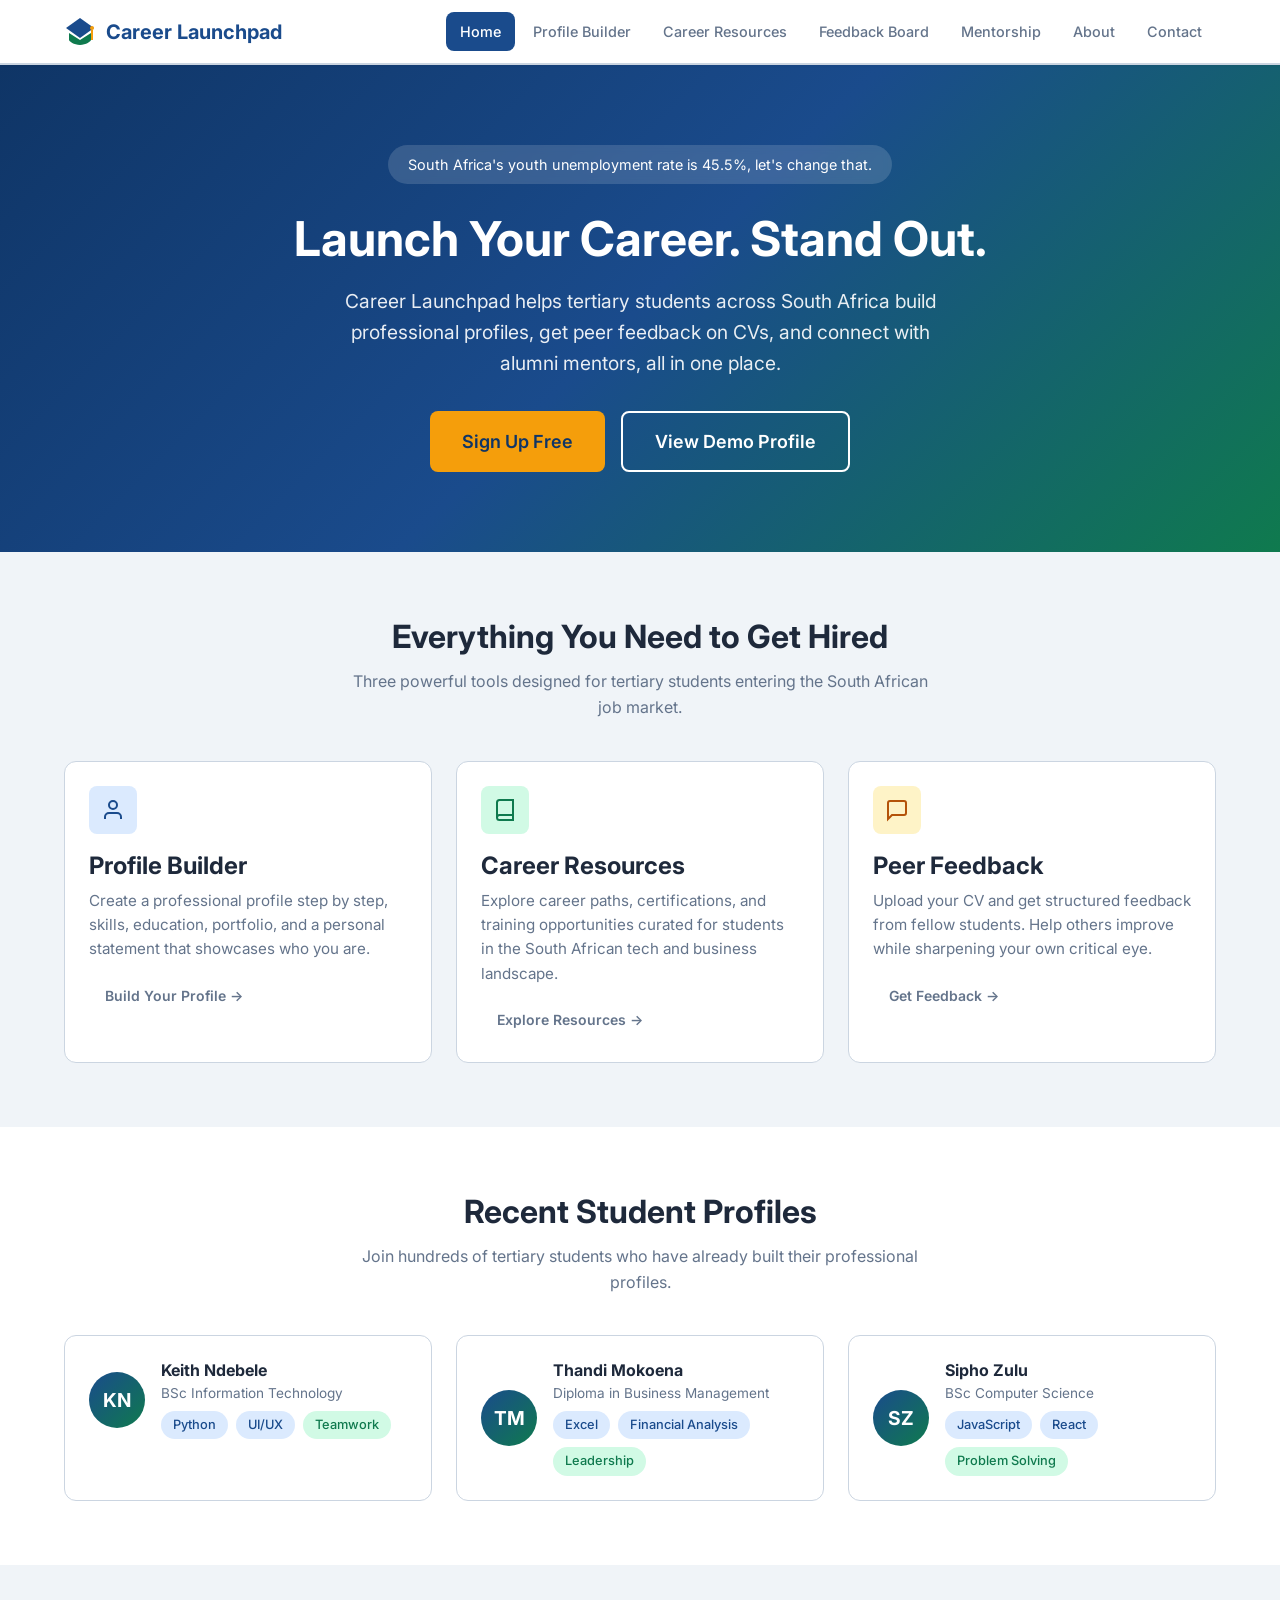
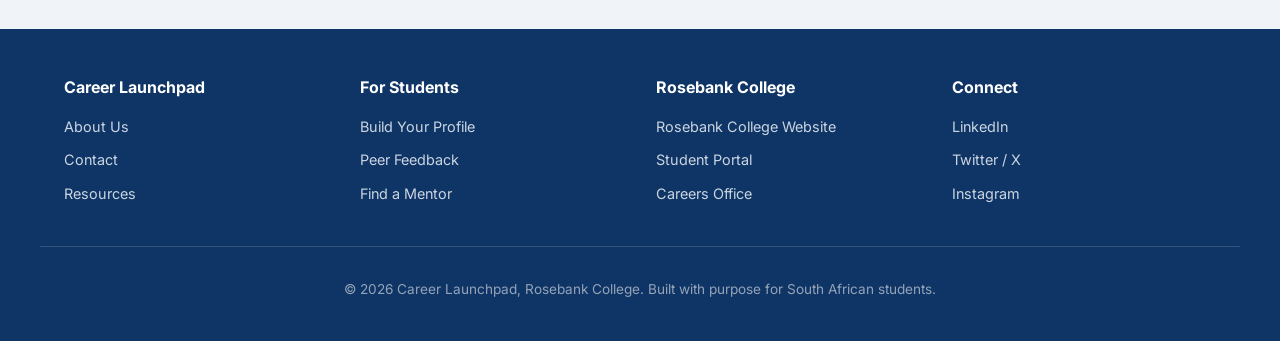
<file: index.html>
﻿<!DOCTYPE html>
<html lang="en">
<head>
  <meta charset="UTF-8">
  <meta name="viewport" content="width=device-width, initial-scale=1.0">
  <title>Career Launchpad, Launch Your Career</title>
  <link rel="stylesheet" href="styles.css">
</head>
<body>
  <a href="#main-content" class="skip-link">Skip to main content</a>

  <header class="site-header" role="banner">
    <div class="header-inner">
      <a href="index.html" class="logo" aria-label="Career Launchpad home">
        <svg viewBox="0 0 32 32" fill="none" aria-hidden="true">
          <path d="M16 2L2 12l14 10 14-10L16 2z" fill="#1a4b8c"/>
          <path d="M5 17v7c0 1 5 5 11 5s11-4 11-5v-7L16 24 5 17z" fill="#0f7a4e"/>
          <circle cx="28" cy="12" r="2" fill="#f59e0b"/>
          <line x1="28" y1="14" x2="28" y2="24" stroke="#f59e0b" stroke-width="2"/>
        </svg>
        Career Launchpad
      </a>
      <button class="nav-toggle" aria-expanded="false" aria-controls="main-nav" aria-label="Toggle navigation menu">
        <svg viewBox="0 0 24 24" fill="none" stroke="currentColor" stroke-width="2" aria-hidden="true">
          <path d="M3 6h18M3 12h18M3 18h18"/>
        </svg>
      </button>
      <nav class="main-nav" id="main-nav" aria-label="Main navigation">
        <ul>
          <li><a href="index.html" class="active" aria-current="page">Home</a></li>
          <li><a href="profile-builder.html">Profile Builder</a></li>
          <li><a href="resources.html">Career Resources</a></li>
          <li><a href="feedback-board.html">Feedback Board</a></li>
          <li><a href="mentorship.html">Mentorship</a></li>
          <li><a href="about.html">About</a></li>
          <li><a href="contact.html">Contact</a></li>
        </ul>
      </nav>
    </div>
  </header>

  <main id="main-content">
    <section class="hero" aria-labelledby="hero-heading">
      <div class="container">
        <div class="hero-stat" aria-label="Youth unemployment statistic">
          South Africa's youth unemployment rate is 45.5%, let's change that.
        </div>
        <h1 id="hero-heading">Launch Your Career. Stand Out.</h1>
        <p>Career Launchpad helps tertiary students across South Africa build professional profiles, get peer feedback on CVs, and connect with alumni mentors, all in one place.</p>
        <div class="hero-buttons">
          <a href="auth.html" class="btn btn-accent btn-lg">Sign Up Free</a>
          <a href="profile-view.html" class="btn btn-outline btn-lg" style="border-color:#fff;color:#fff;">View Demo Profile</a>
        </div>
      </div>
    </section>

    <section class="section" aria-labelledby="features-heading">
      <div class="container">
        <h2 id="features-heading" class="section-title">Everything You Need to Get Hired</h2>
        <p class="section-subtitle">Three powerful tools designed for tertiary students entering the South African job market.</p>
        <div class="grid-3">
          <article class="card">
            <div class="card-body">
              <div class="card-icon blue" aria-hidden="true">
                <svg width="24" height="24" viewBox="0 0 24 24" fill="none" stroke="currentColor" stroke-width="2"><path d="M20 21v-2a4 4 0 0 0-4-4H8a4 4 0 0 0-4 4v2"/><circle cx="12" cy="7" r="4"/></svg>
              </div>
              <h3>Profile Builder</h3>
              <p>Create a professional profile step by step, skills, education, portfolio, and a personal statement that showcases who you are.</p>
              <a href="profile-builder.html" class="btn btn-ghost btn-sm">Build Your Profile &rarr;</a>
            </div>
          </article>
          <article class="card">
            <div class="card-body">
              <div class="card-icon green" aria-hidden="true">
                <svg width="24" height="24" viewBox="0 0 24 24" fill="none" stroke="currentColor" stroke-width="2"><path d="M4 19.5A2.5 2.5 0 0 1 6.5 17H20"/><path d="M6.5 2H20v20H6.5A2.5 2.5 0 0 1 4 19.5v-15A2.5 2.5 0 0 1 6.5 2z"/></svg>
              </div>
              <h3>Career Resources</h3>
              <p>Explore career paths, certifications, and training opportunities curated for students in the South African tech and business landscape.</p>
              <a href="resources.html" class="btn btn-ghost btn-sm">Explore Resources &rarr;</a>
            </div>
          </article>
          <article class="card">
            <div class="card-body">
              <div class="card-icon gold" aria-hidden="true">
                <svg width="24" height="24" viewBox="0 0 24 24" fill="none" stroke="currentColor" stroke-width="2"><path d="M21 15a2 2 0 0 1-2 2H7l-4 4V5a2 2 0 0 1 2-2h14a2 2 0 0 1 2 2z"/></svg>
              </div>
              <h3>Peer Feedback</h3>
              <p>Upload your CV and get structured feedback from fellow students. Help others improve while sharpening your own critical eye.</p>
              <a href="feedback-board.html" class="btn btn-ghost btn-sm">Get Feedback &rarr;</a>
            </div>
          </article>
        </div>
      </div>
    </section>

    <section class="section" style="background: var(--surface);" aria-labelledby="profiles-heading">
      <div class="container">
        <h2 id="profiles-heading" class="section-title">Recent Student Profiles</h2>
        <p class="section-subtitle">Join hundreds of tertiary students who have already built their professional profiles.</p>
        <div class="grid-3">
          <article class="card">
            <div class="card-body">
              <div class="profile-mini-card">
                <div class="mini-avatar" aria-hidden="true">KN</div>
                <div>
                  <h4>Keith Ndebele</h4>
                  <p>BSc Information Technology</p>
                  <div class="tags-container">
                    <span class="tag">Python</span>
                    <span class="tag">UI/UX</span>
                    <span class="tag green">Teamwork</span>
                  </div>
                </div>
              </div>
            </div>
          </article>
          <article class="card">
            <div class="card-body">
              <div class="profile-mini-card">
                <div class="mini-avatar" aria-hidden="true">TM</div>
                <div>
                  <h4>Thandi Mokoena</h4>
                  <p>Diploma in Business Management</p>
                  <div class="tags-container">
                    <span class="tag">Excel</span>
                    <span class="tag">Financial Analysis</span>
                    <span class="tag green">Leadership</span>
                  </div>
                </div>
              </div>
            </div>
          </article>
          <article class="card">
            <div class="card-body">
              <div class="profile-mini-card">
                <div class="mini-avatar" aria-hidden="true">SZ</div>
                <div>
                  <h4>Sipho Zulu</h4>
                  <p>BSc Computer Science</p>
                  <div class="tags-container">
                    <span class="tag">JavaScript</span>
                    <span class="tag">React</span>
                    <span class="tag green">Problem Solving</span>
                  </div>
                </div>
              </div>
            </div>
          </article>
        </div>
      </div>
    </section>
  </main>

  <footer class="site-footer" role="contentinfo">
    <div class="footer-grid">
      <div class="footer-col">
        <h4>Career Launchpad</h4>
        <ul>
          <li><a href="about.html">About Us</a></li>
          <li><a href="contact.html">Contact</a></li>
          <li><a href="resources.html">Resources</a></li>
        </ul>
      </div>
      <div class="footer-col">
        <h4>For Students</h4>
        <ul>
          <li><a href="profile-builder.html">Build Your Profile</a></li>
          <li><a href="feedback-board.html">Peer Feedback</a></li>
          <li><a href="mentorship.html">Find a Mentor</a></li>
        </ul>
      </div>
      <div class="footer-col">
        <h4>Rosebank College</h4>
        <ul>
          <li><a href="#">Rosebank College Website</a></li>
          <li><a href="#">Student Portal</a></li>
          <li><a href="#">Careers Office</a></li>
        </ul>
      </div>
      <div class="footer-col">
        <h4>Connect</h4>
        <ul>
          <li><a href="#">LinkedIn</a></li>
          <li><a href="#">Twitter / X</a></li>
          <li><a href="#">Instagram</a></li>
        </ul>
      </div>
    </div>
    <div class="footer-bottom">
      <p>&copy; 2026 Career Launchpad, Rosebank College. Built with purpose for South African students.</p>
    </div>
  </footer>

  <script src="main.js"></script>
</body>
</html>
</file>
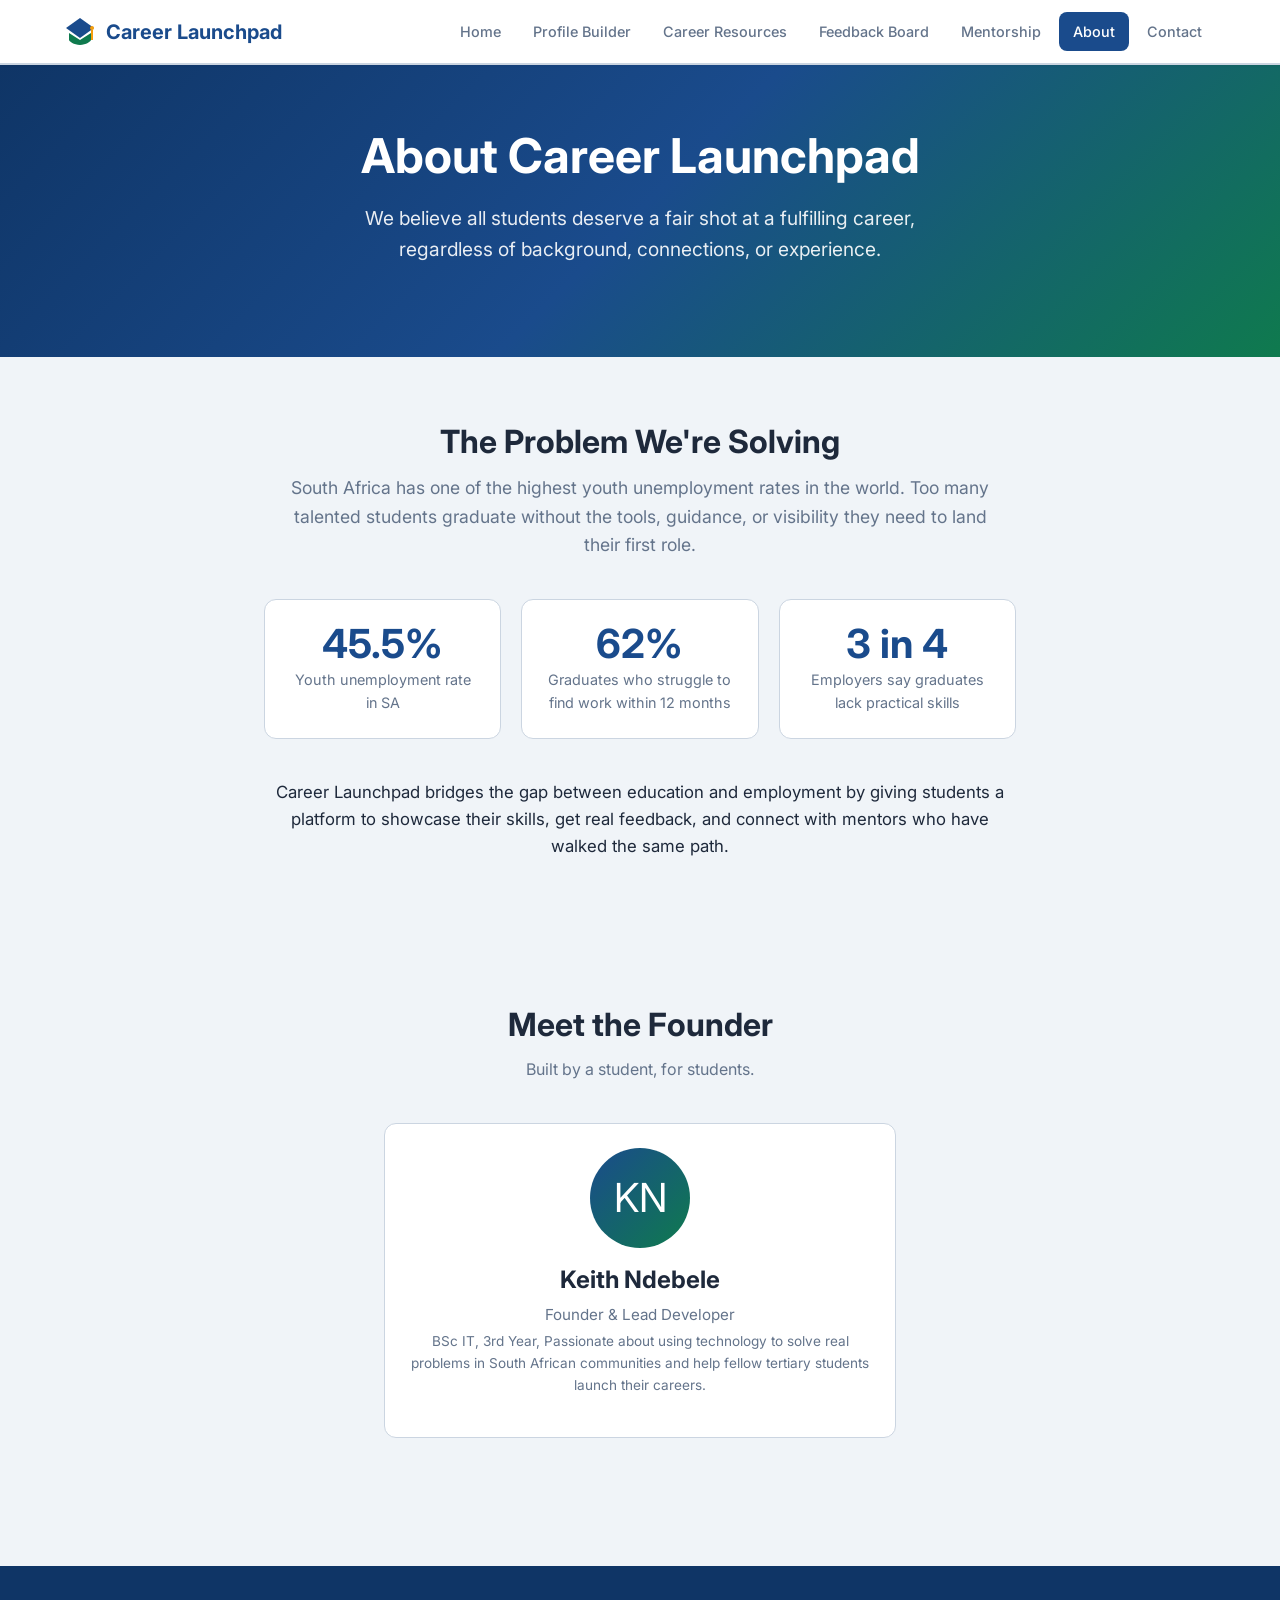
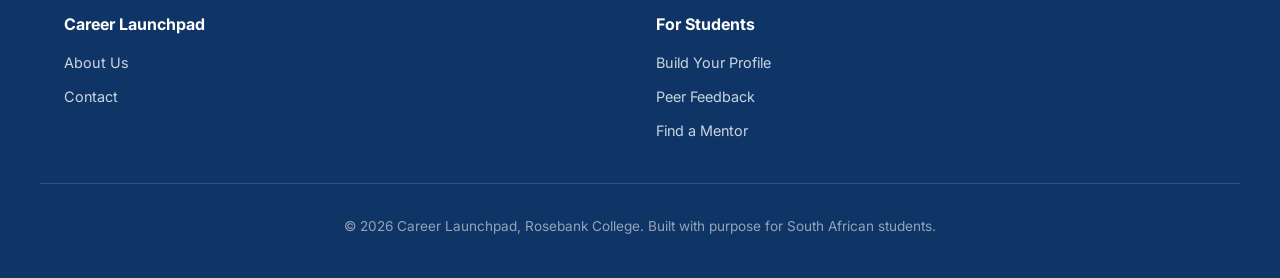
<file: about.html>
﻿<!DOCTYPE html>
<html lang="en">
<head>
  <meta charset="UTF-8">
  <meta name="viewport" content="width=device-width, initial-scale=1.0">
  <title>About Us, Career Launchpad</title>
  <link rel="stylesheet" href="styles.css">
</head>
<body>
  <a href="#main-content" class="skip-link">Skip to main content</a>

  <header class="site-header" role="banner">
    <div class="header-inner">
      <a href="index.html" class="logo" aria-label="Career Launchpad home">
        <svg viewBox="0 0 32 32" fill="none" aria-hidden="true">
          <path d="M16 2L2 12l14 10 14-10L16 2z" fill="#1a4b8c"/>
          <path d="M5 17v7c0 1 5 5 11 5s11-4 11-5v-7L16 24 5 17z" fill="#0f7a4e"/>
          <circle cx="28" cy="12" r="2" fill="#f59e0b"/>
          <line x1="28" y1="14" x2="28" y2="24" stroke="#f59e0b" stroke-width="2"/>
        </svg>
        Career Launchpad
      </a>
      <button class="nav-toggle" aria-expanded="false" aria-controls="main-nav" aria-label="Toggle navigation menu">
        <svg viewBox="0 0 24 24" fill="none" stroke="currentColor" stroke-width="2" aria-hidden="true"><path d="M3 6h18M3 12h18M3 18h18"/></svg>
      </button>
      <nav class="main-nav" id="main-nav" aria-label="Main navigation">
        <ul>
          <li><a href="index.html">Home</a></li>
          <li><a href="profile-builder.html">Profile Builder</a></li>
          <li><a href="resources.html">Career Resources</a></li>
          <li><a href="feedback-board.html">Feedback Board</a></li>
          <li><a href="mentorship.html">Mentorship</a></li>
          <li><a href="about.html" class="active" aria-current="page">About</a></li>
          <li><a href="contact.html">Contact</a></li>
        </ul>
      </nav>
    </div>
  </header>

  <main id="main-content">
    <!-- Mission Hero -->
    <section class="hero" style="padding:60px 0;" aria-labelledby="about-heading">
      <div class="container">
        <h1 id="about-heading">About Career Launchpad</h1>
        <p>We believe all students deserve a fair shot at a fulfilling career, regardless of background, connections, or experience.</p>
      </div>
    </section>

    <!-- The Problem -->
    <section class="section" aria-labelledby="problem-heading">
      <div class="container" style="max-width:800px;">
        <h2 id="problem-heading" class="section-title">The Problem We're Solving</h2>
        <p style="font-size:1.1rem;text-align:center;color:var(--text-light);max-width:700px;margin:0 auto 32px;">
          South Africa has one of the highest youth unemployment rates in the world. Too many talented students graduate without the tools, guidance, or visibility they need to land their first role.
        </p>
        <div class="stat-row">
          <div class="stat-card">
            <div class="stat-number">45.5%</div>
            <div class="stat-label">Youth unemployment rate in SA</div>
          </div>
          <div class="stat-card">
            <div class="stat-number">62%</div>
            <div class="stat-label">Graduates who struggle to find work within 12 months</div>
          </div>
          <div class="stat-card">
            <div class="stat-number">3 in 4</div>
            <div class="stat-label">Employers say graduates lack practical skills</div>
          </div>
        </div>
        <p style="text-align:center;font-size:1.05rem;margin-top:24px;">
          Career Launchpad bridges the gap between education and employment by giving students a platform to showcase their skills, get real feedback, and connect with mentors who have walked the same path.
        </p>
      </div>
    </section>

    <!-- Team -->
    <section class="section" aria-labelledby="team-heading">
      <div class="container" style="max-width:560px;">
        <h2 id="team-heading" class="section-title">Meet the Founder</h2>
        <p class="section-subtitle">Built by a student, for students.</p>
        <article class="card team-card">
          <div class="card-body">
            <div class="team-avatar" aria-hidden="true">KN</div>
            <h3>Keith Ndebele</h3>
            <p style="color:var(--text-light);margin-bottom:4px;">Founder &amp; Lead Developer</p>
            <p style="font-size:0.85rem;color:var(--text-light);">BSc IT, 3rd Year, Passionate about using technology to solve real problems in South African communities and help fellow tertiary students launch their careers.</p>
          </div>
        </article>
      </div>
    </section>
  </main>

  <footer class="site-footer" role="contentinfo">
    <div class="footer-grid">
      <div class="footer-col">
        <h4>Career Launchpad</h4>
        <ul><li><a href="about.html">About Us</a></li><li><a href="contact.html">Contact</a></li></ul>
      </div>
      <div class="footer-col">
        <h4>For Students</h4>
        <ul><li><a href="profile-builder.html">Build Your Profile</a></li><li><a href="feedback-board.html">Peer Feedback</a></li><li><a href="mentorship.html">Find a Mentor</a></li></ul>
      </div>
    </div>
    <div class="footer-bottom">
      <p>&copy; 2026 Career Launchpad, Rosebank College. Built with purpose for South African students.</p>
    </div>
  </footer>

  <script src="main.js"></script>
</body>
</html>
</file>
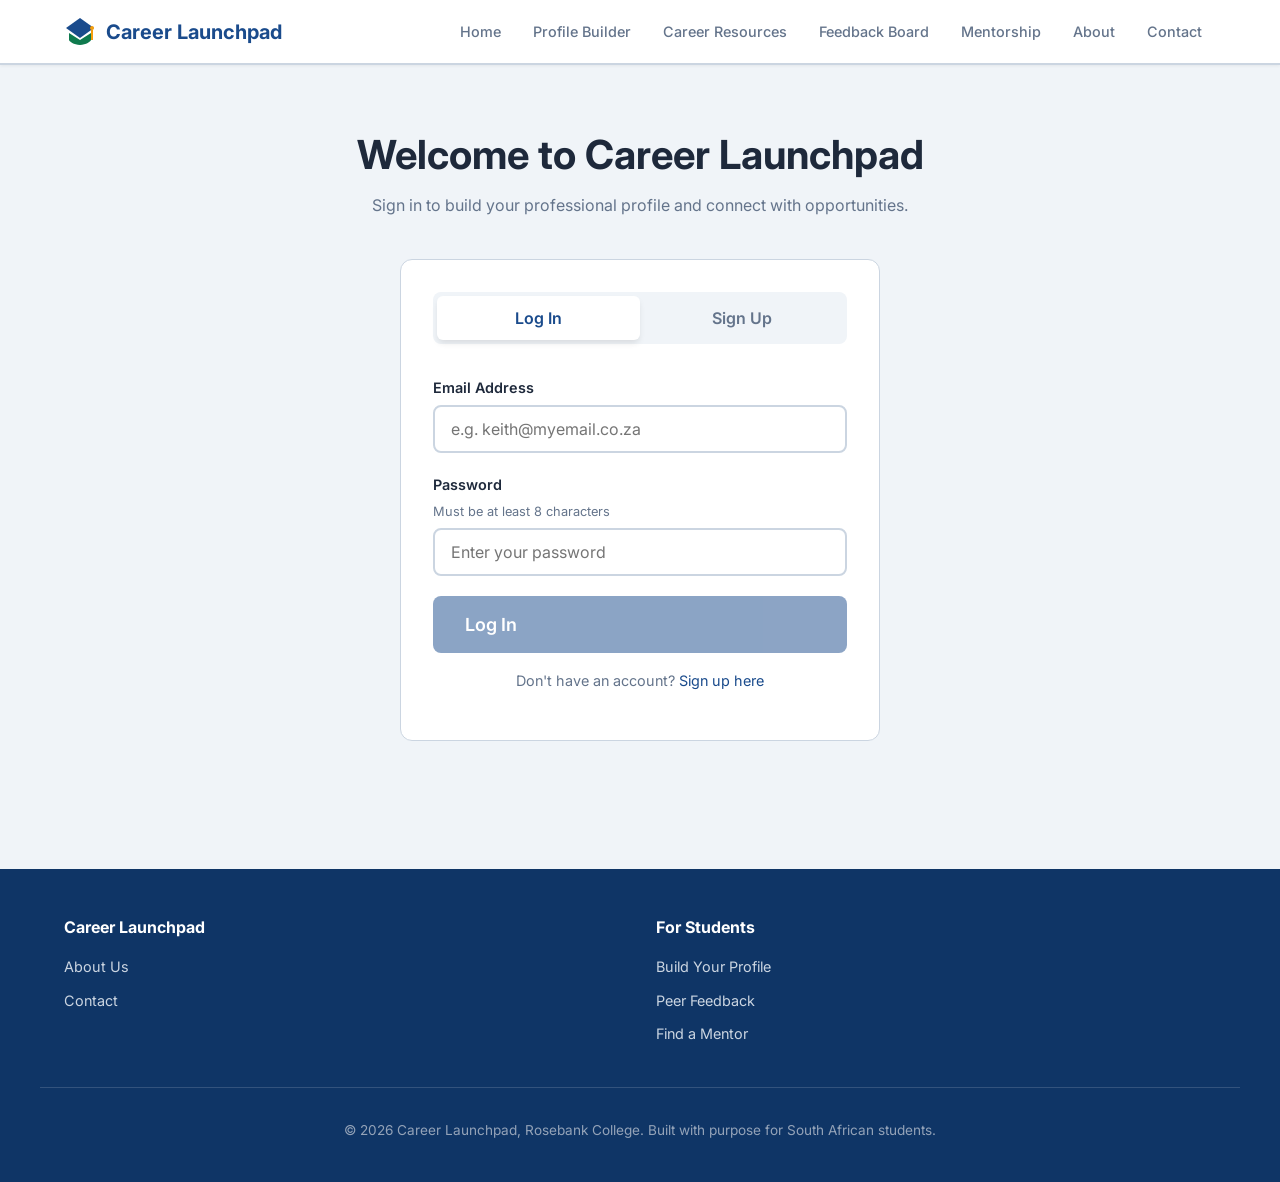
<file: auth.html>
﻿<!DOCTYPE html>
<html lang="en">
<head>
  <meta charset="UTF-8">
  <meta name="viewport" content="width=device-width, initial-scale=1.0">
  <title>Sign Up / Log In, Career Launchpad</title>
  <link rel="stylesheet" href="styles.css">
</head>
<body>
  <a href="#main-content" class="skip-link">Skip to main content</a>

  <header class="site-header" role="banner">
    <div class="header-inner">
      <a href="index.html" class="logo" aria-label="Career Launchpad home">
        <svg viewBox="0 0 32 32" fill="none" aria-hidden="true">
          <path d="M16 2L2 12l14 10 14-10L16 2z" fill="#1a4b8c"/>
          <path d="M5 17v7c0 1 5 5 11 5s11-4 11-5v-7L16 24 5 17z" fill="#0f7a4e"/>
          <circle cx="28" cy="12" r="2" fill="#f59e0b"/>
          <line x1="28" y1="14" x2="28" y2="24" stroke="#f59e0b" stroke-width="2"/>
        </svg>
        Career Launchpad
      </a>
      <button class="nav-toggle" aria-expanded="false" aria-controls="main-nav" aria-label="Toggle navigation menu">
        <svg viewBox="0 0 24 24" fill="none" stroke="currentColor" stroke-width="2" aria-hidden="true"><path d="M3 6h18M3 12h18M3 18h18"/></svg>
      </button>
      <nav class="main-nav" id="main-nav" aria-label="Main navigation">
        <ul>
          <li><a href="index.html">Home</a></li>
          <li><a href="profile-builder.html">Profile Builder</a></li>
          <li><a href="resources.html">Career Resources</a></li>
          <li><a href="feedback-board.html">Feedback Board</a></li>
          <li><a href="mentorship.html">Mentorship</a></li>
          <li><a href="about.html">About</a></li>
          <li><a href="contact.html">Contact</a></li>
        </ul>
      </nav>
    </div>
  </header>

  <main id="main-content">
    <section class="section">
      <div class="container-sm">
        <h1 class="section-title">Welcome to Career Launchpad</h1>
        <p class="section-subtitle">Sign in to build your professional profile and connect with opportunities.</p>

        <div style="background:var(--surface);border:1px solid var(--border);border-radius:var(--radius-lg);padding:32px;max-width:480px;margin:0 auto;">
          <div class="auth-tabs" role="tablist" aria-label="Authentication method">
            <button class="auth-tab active" data-tab="login" role="tab" aria-selected="true" aria-controls="login-form">Log In</button>
            <button class="auth-tab" data-tab="signup" role="tab" aria-selected="false" aria-controls="signup-form">Sign Up</button>
          </div>

          <!-- Login Form -->
          <form id="login-form" role="tabpanel" aria-labelledby="login-tab" novalidate>
            <div class="form-group">
              <label for="login-email">Email Address</label>
              <div class="input-wrapper">
                <input type="email" id="login-email" class="form-input" placeholder="e.g. keith@myemail.co.za" required aria-required="true">
              </div>
            </div>
            <div class="form-group">
              <label for="login-password">Password</label>
              <span class="hint">Must be at least 8 characters</span>
              <div class="input-wrapper">
                <input type="password" id="login-password" class="form-input" placeholder="Enter your password" required aria-required="true" minlength="8">
              </div>
            </div>
            <button type="submit" class="btn btn-primary btn-lg" style="width:100%;" disabled>Log In</button>
            <p style="text-align:center;margin-top:16px;font-size:0.9rem;color:var(--text-light);">
              Don't have an account? <a href="#" onclick="document.querySelector('[data-tab=signup]').click();return false;">Sign up here</a>
            </p>
          </form>

          <!-- Sign Up Form -->
          <form id="signup-form" style="display:none;" role="tabpanel" aria-labelledby="signup-tab" novalidate>
            <div class="form-group">
              <label for="signup-name">Full Name</label>
              <div class="input-wrapper">
                <input type="text" id="signup-name" class="form-input" placeholder="e.g. Keith Ndebele" required aria-required="true">
              </div>
            </div>
            <div class="form-group">
              <label for="signup-email">Email Address</label>
              <div class="input-wrapper">
                <input type="email" id="signup-email" class="form-input" placeholder="e.g. keith@myemail.co.za" required aria-required="true">
              </div>
            </div>
            <div class="form-group">
              <label for="signup-student-number">Student Number</label>
              <span class="hint">Format: ST followed by 8 digits (e.g. ST10447272)</span>
              <div class="input-wrapper">
                <input type="text" id="signup-student-number" class="form-input" placeholder="e.g. ST10447272" required aria-required="true">
              </div>
            </div>
            <div class="form-group">
              <label for="signup-password">Password</label>
              <span class="hint">Must be at least 8 characters</span>
              <div class="input-wrapper">
                <input type="password" id="signup-password" class="form-input" placeholder="Create a strong password" required aria-required="true" minlength="8">
              </div>
            </div>
            <button type="submit" class="btn btn-secondary btn-lg" style="width:100%;" disabled>Create Account</button>
            <p style="text-align:center;margin-top:16px;font-size:0.9rem;color:var(--text-light);">
              Already have an account? <a href="#" onclick="document.querySelector('[data-tab=login]').click();return false;">Log in here</a>
            </p>
          </form>
        </div>
      </div>
    </section>
  </main>

  <footer class="site-footer" role="contentinfo">
    <div class="footer-grid">
      <div class="footer-col">
        <h4>Career Launchpad</h4>
        <ul><li><a href="about.html">About Us</a></li><li><a href="contact.html">Contact</a></li></ul>
      </div>
      <div class="footer-col">
        <h4>For Students</h4>
        <ul><li><a href="profile-builder.html">Build Your Profile</a></li><li><a href="feedback-board.html">Peer Feedback</a></li><li><a href="mentorship.html">Find a Mentor</a></li></ul>
      </div>
    </div>
    <div class="footer-bottom">
      <p>&copy; 2026 Career Launchpad, Rosebank College. Built with purpose for South African students.</p>
    </div>
  </footer>

  <script src="main.js"></script>
</body>
</html>
</file>
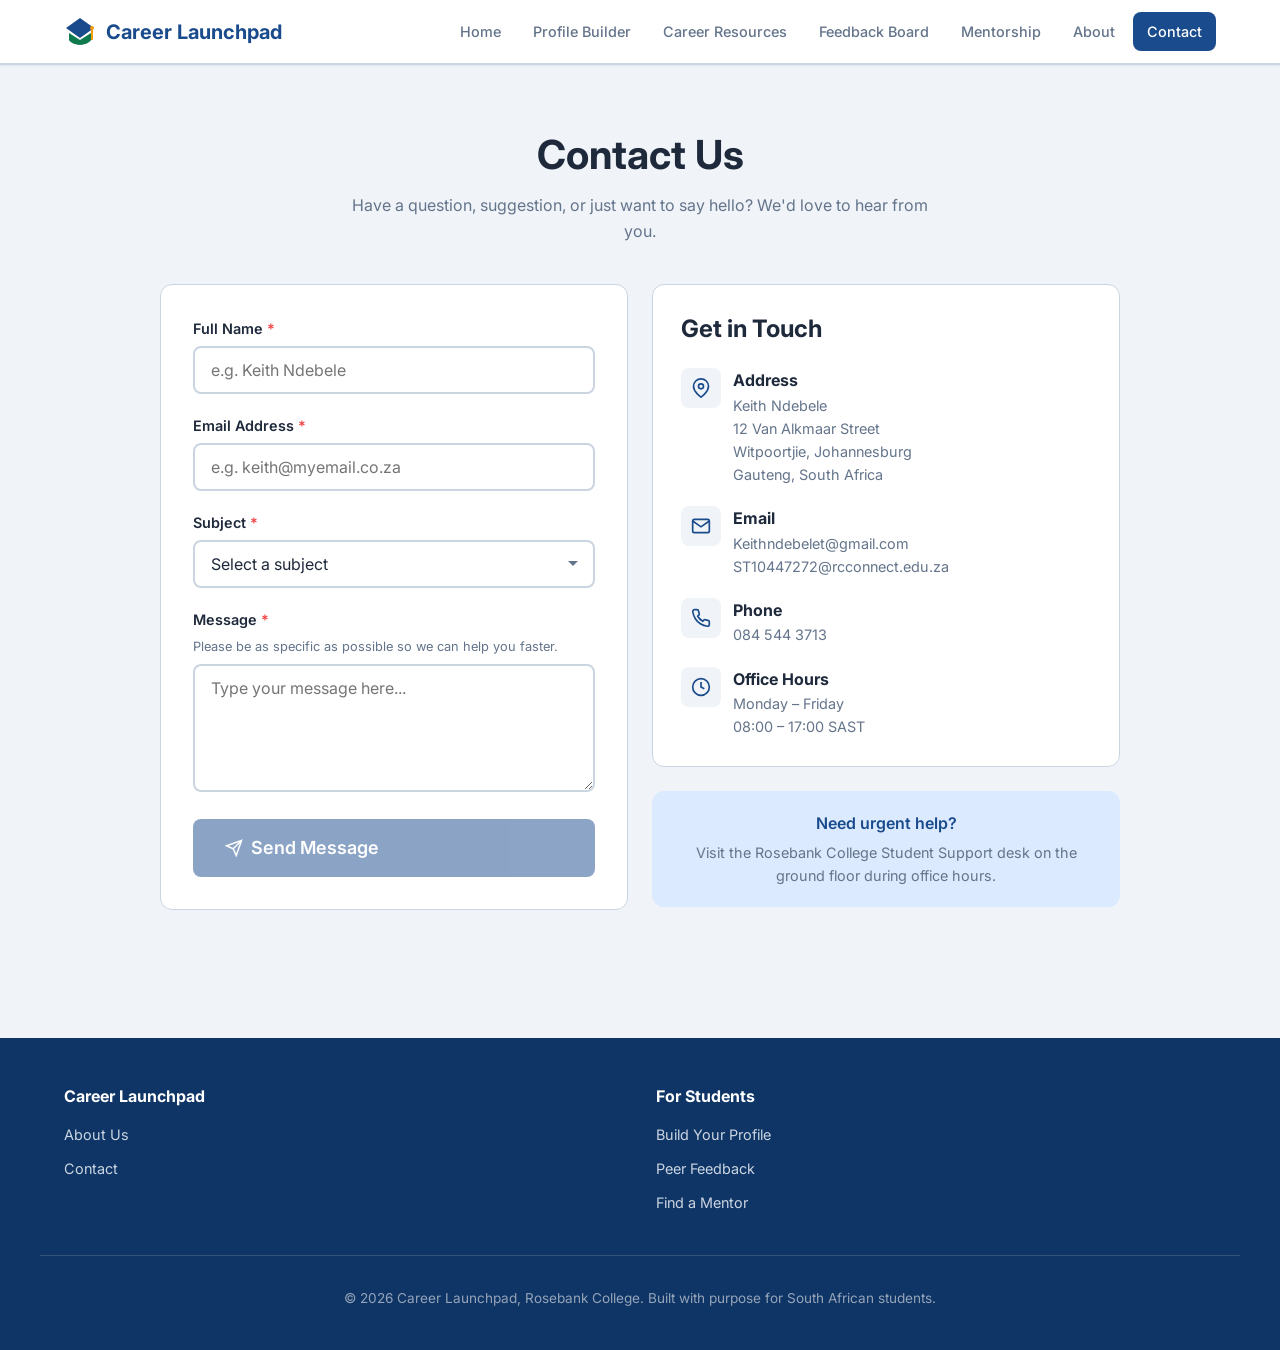
<file: contact.html>
﻿<!DOCTYPE html>
<html lang="en">
<head>
  <meta charset="UTF-8">
  <meta name="viewport" content="width=device-width, initial-scale=1.0">
  <title>Contact Us, Career Launchpad</title>
  <link rel="stylesheet" href="styles.css">
</head>
<body>
  <a href="#main-content" class="skip-link">Skip to main content</a>

  <header class="site-header" role="banner">
    <div class="header-inner">
      <a href="index.html" class="logo" aria-label="Career Launchpad home">
        <svg viewBox="0 0 32 32" fill="none" aria-hidden="true">
          <path d="M16 2L2 12l14 10 14-10L16 2z" fill="#1a4b8c"/>
          <path d="M5 17v7c0 1 5 5 11 5s11-4 11-5v-7L16 24 5 17z" fill="#0f7a4e"/>
          <circle cx="28" cy="12" r="2" fill="#f59e0b"/>
          <line x1="28" y1="14" x2="28" y2="24" stroke="#f59e0b" stroke-width="2"/>
        </svg>
        Career Launchpad
      </a>
      <button class="nav-toggle" aria-expanded="false" aria-controls="main-nav" aria-label="Toggle navigation menu">
        <svg viewBox="0 0 24 24" fill="none" stroke="currentColor" stroke-width="2" aria-hidden="true"><path d="M3 6h18M3 12h18M3 18h18"/></svg>
      </button>
      <nav class="main-nav" id="main-nav" aria-label="Main navigation">
        <ul>
          <li><a href="index.html">Home</a></li>
          <li><a href="profile-builder.html">Profile Builder</a></li>
          <li><a href="resources.html">Career Resources</a></li>
          <li><a href="feedback-board.html">Feedback Board</a></li>
          <li><a href="mentorship.html">Mentorship</a></li>
          <li><a href="about.html">About</a></li>
          <li><a href="contact.html" class="active" aria-current="page">Contact</a></li>
        </ul>
      </nav>
    </div>
  </header>

  <main id="main-content">
    <section class="section">
      <div class="container">
        <h1 class="section-title">Contact Us</h1>
        <p class="section-subtitle">Have a question, suggestion, or just want to say hello? We'd love to hear from you.</p>

        <div class="grid-2" style="max-width:960px;margin:0 auto;">

          <!-- Contact Form -->
          <div style="background:var(--surface);border:1px solid var(--border);border-radius:var(--radius-lg);padding:32px;">
            <form id="contact-form" novalidate>
              <div class="form-group">
                <label for="contact-name">Full Name <span style="color:var(--error);" aria-hidden="true">*</span></label>
                <input type="text" id="contact-name" class="form-input" placeholder="e.g. Keith Ndebele" required aria-required="true">
              </div>

              <div class="form-group">
                <label for="contact-email">Email Address <span style="color:var(--error);" aria-hidden="true">*</span></label>
                <input type="email" id="contact-email" class="form-input" placeholder="e.g. keith@myemail.co.za" required aria-required="true">
              </div>

              <div class="form-group">
                <label for="contact-subject">Subject <span style="color:var(--error);" aria-hidden="true">*</span></label>
                <select id="contact-subject" class="form-input" required aria-required="true">
                  <option value="">Select a subject</option>
                  <option value="general">General Enquiry</option>
                  <option value="technical">Technical Support</option>
                  <option value="feedback">Platform Feedback</option>
                  <option value="mentorship">Mentorship Programme</option>
                  <option value="partnership">Employer Partnership</option>
                </select>
              </div>

              <div class="form-group">
                <label for="contact-message">Message <span style="color:var(--error);" aria-hidden="true">*</span></label>
                <span class="hint">Please be as specific as possible so we can help you faster.</span>
                <textarea id="contact-message" class="form-input" rows="5" placeholder="Type your message here..." required aria-required="true"></textarea>
              </div>

              <button type="submit" class="btn btn-primary btn-lg" style="width:100%;" disabled>
                <svg width="18" height="18" viewBox="0 0 24 24" fill="none" stroke="currentColor" stroke-width="2" aria-hidden="true"><line x1="22" y1="2" x2="11" y2="13"/><polygon points="22 2 15 22 11 13 2 9 22 2"/></svg>
                Send Message
              </button>
            </form>

            <!-- Success Message (hidden until submit) -->
            <div id="contact-success" class="success-message" style="display:none;">
              <div class="success-icon" aria-hidden="true">
                <svg width="36" height="36" viewBox="0 0 24 24" fill="none" stroke="currentColor" stroke-width="2"><polyline points="20 6 9 17 4 12"/></svg>
              </div>
              <h2>Message Sent!</h2>
              <p>Thanks, Keith! We'll get back to you within 24 hours.</p>
              <a href="index.html" class="btn btn-primary" style="margin-top:16px;">Back to Home</a>
            </div>
          </div>

          <!-- Contact Info Sidebar -->
          <div>
            <div class="contact-info">
              <h3 style="margin-bottom:24px;">Get in Touch</h3>

              <div class="contact-info-item">
                <div class="contact-icon" aria-hidden="true">
                  <svg width="20" height="20" viewBox="0 0 24 24" fill="none" stroke="var(--primary)" stroke-width="2"><path d="M21 10c0 7-9 13-9 13s-9-6-9-13a9 9 0 0 1 18 0z"/><circle cx="12" cy="10" r="3"/></svg>
                </div>
                <div>
                  <strong>Address</strong>
                  <p style="margin:0;font-size:0.9rem;color:var(--text-light);">Keith Ndebele<br>12 Van Alkmaar Street<br>Witpoortjie, Johannesburg<br>Gauteng, South Africa</p>
                </div>
              </div>

              <div class="contact-info-item">
                <div class="contact-icon" aria-hidden="true">
                  <svg width="20" height="20" viewBox="0 0 24 24" fill="none" stroke="var(--primary)" stroke-width="2"><path d="M4 4h16c1.1 0 2 .9 2 2v12c0 1.1-.9 2-2 2H4c-1.1 0-2-.9-2-2V6c0-1.1.9-2 2-2z"/><polyline points="22,6 12,13 2,6"/></svg>
                </div>
                <div>
                  <strong>Email</strong>
                  <p style="margin:0;font-size:0.9rem;color:var(--text-light);">Keithndebelet@gmail.com<br>ST10447272@rcconnect.edu.za</p>
                </div>
              </div>

              <div class="contact-info-item">
                <div class="contact-icon" aria-hidden="true">
                  <svg width="20" height="20" viewBox="0 0 24 24" fill="none" stroke="var(--primary)" stroke-width="2"><path d="M22 16.92v3a2 2 0 0 1-2.18 2 19.79 19.79 0 0 1-8.63-3.07 19.5 19.5 0 0 1-6-6 19.79 19.79 0 0 1-3.07-8.67A2 2 0 0 1 4.11 2h3a2 2 0 0 1 2 1.72c.127.96.361 1.903.7 2.81a2 2 0 0 1-.45 2.11L8.09 9.91a16 16 0 0 0 6 6l1.27-1.27a2 2 0 0 1 2.11-.45c.907.339 1.85.573 2.81.7A2 2 0 0 1 22 16.92z"/></svg>
                </div>
                <div>
                  <strong>Phone</strong>
                  <p style="margin:0;font-size:0.9rem;color:var(--text-light);">084 544 3713</p>
                </div>
              </div>

              <div class="contact-info-item">
                <div class="contact-icon" aria-hidden="true">
                  <svg width="20" height="20" viewBox="0 0 24 24" fill="none" stroke="var(--primary)" stroke-width="2"><circle cx="12" cy="12" r="10"/><polyline points="12 6 12 12 16 14"/></svg>
                </div>
                <div>
                  <strong>Office Hours</strong>
                  <p style="margin:0;font-size:0.9rem;color:var(--text-light);">Monday – Friday<br>08:00 – 17:00 SAST</p>
                </div>
              </div>
            </div>

            <div style="margin-top:24px;padding:20px;background:#dbeafe;border-radius:var(--radius-lg);text-align:center;">
              <p style="font-weight:600;color:var(--primary);margin-bottom:4px;">Need urgent help?</p>
              <p style="font-size:0.9rem;color:var(--text-light);margin:0;">Visit the Rosebank College Student Support desk on the ground floor during office hours.</p>
            </div>
          </div>

        </div>
      </div>
    </section>
  </main>

  <footer class="site-footer" role="contentinfo">
    <div class="footer-grid">
      <div class="footer-col">
        <h4>Career Launchpad</h4>
        <ul><li><a href="about.html">About Us</a></li><li><a href="contact.html">Contact</a></li></ul>
      </div>
      <div class="footer-col">
        <h4>For Students</h4>
        <ul><li><a href="profile-builder.html">Build Your Profile</a></li><li><a href="feedback-board.html">Peer Feedback</a></li><li><a href="mentorship.html">Find a Mentor</a></li></ul>
      </div>
    </div>
    <div class="footer-bottom">
      <p>&copy; 2026 Career Launchpad, Rosebank College. Built with purpose for South African students.</p>
    </div>
  </footer>

  <script src="main.js"></script>
</body>
</html>
</file>
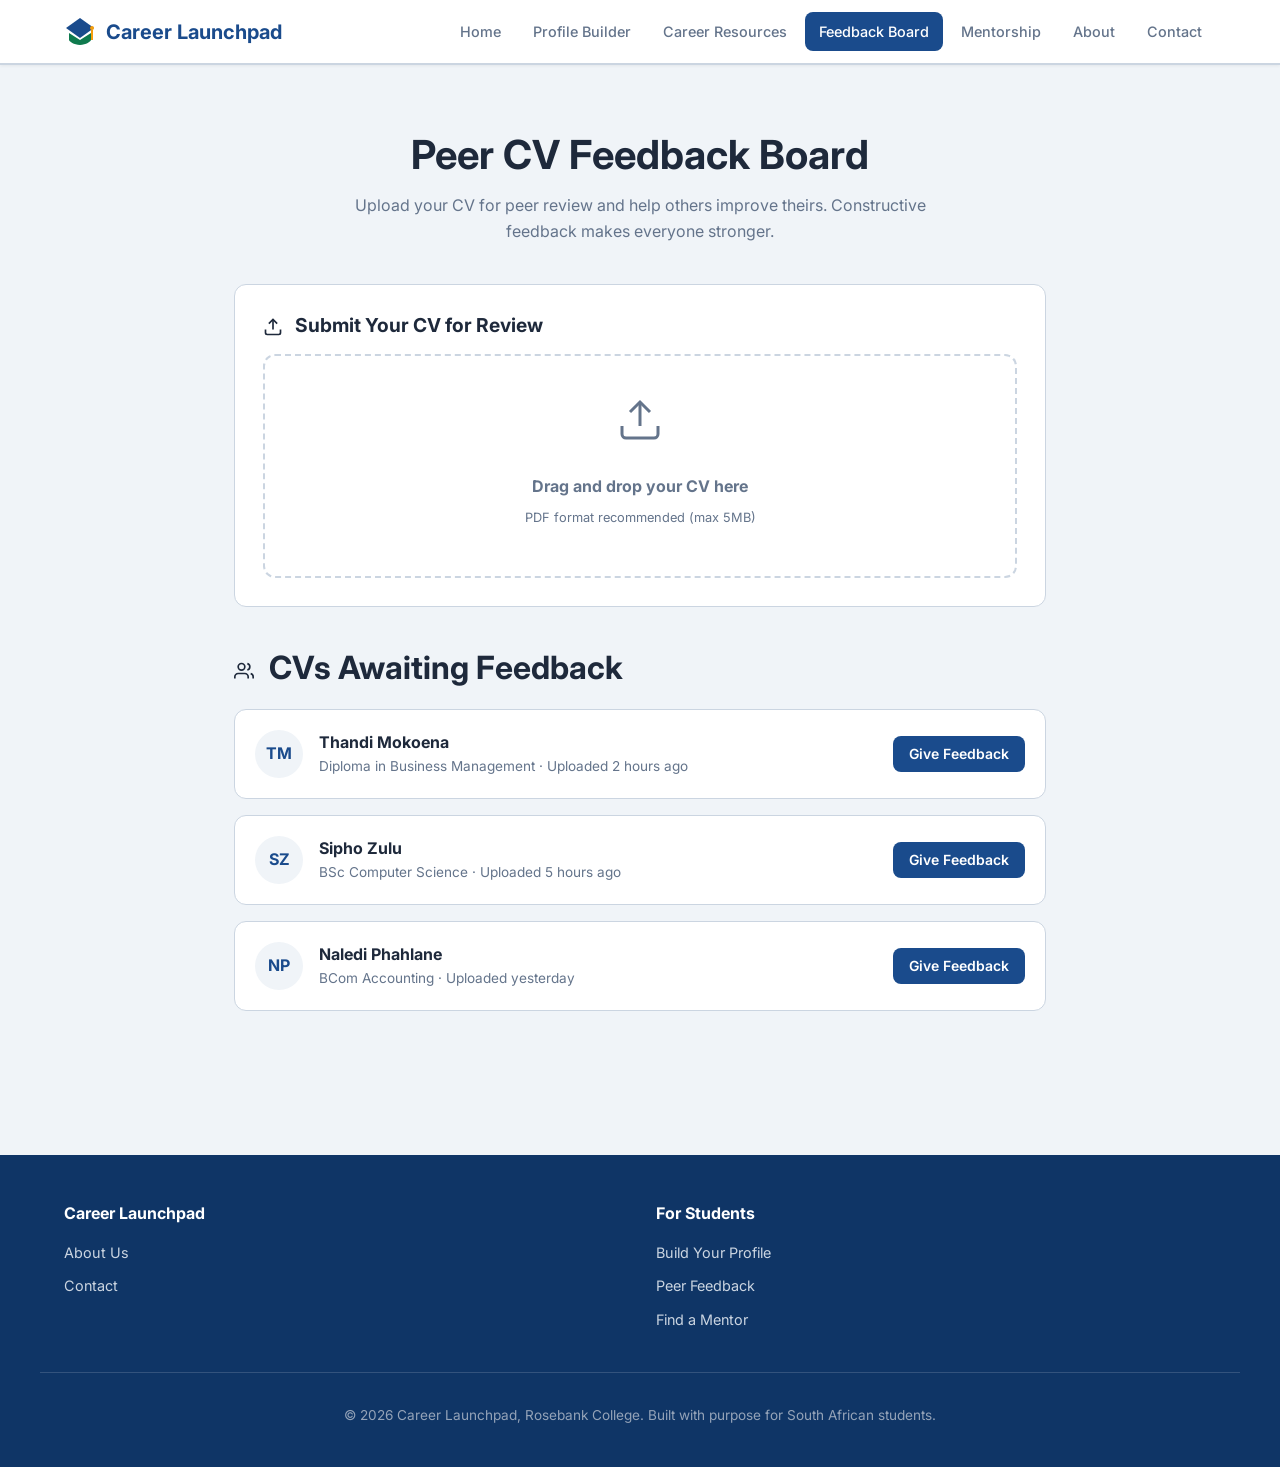
<file: feedback-board.html>
﻿<!DOCTYPE html>
<html lang="en">
<head>
  <meta charset="UTF-8">
  <meta name="viewport" content="width=device-width, initial-scale=1.0">
  <title>Peer CV Feedback Board, Career Launchpad</title>
  <link rel="stylesheet" href="styles.css">
</head>
<body>
  <a href="#main-content" class="skip-link">Skip to main content</a>

  <header class="site-header" role="banner">
    <div class="header-inner">
      <a href="index.html" class="logo" aria-label="Career Launchpad home">
        <svg viewBox="0 0 32 32" fill="none" aria-hidden="true">
          <path d="M16 2L2 12l14 10 14-10L16 2z" fill="#1a4b8c"/>
          <path d="M5 17v7c0 1 5 5 11 5s11-4 11-5v-7L16 24 5 17z" fill="#0f7a4e"/>
          <circle cx="28" cy="12" r="2" fill="#f59e0b"/>
          <line x1="28" y1="14" x2="28" y2="24" stroke="#f59e0b" stroke-width="2"/>
        </svg>
        Career Launchpad
      </a>
      <button class="nav-toggle" aria-expanded="false" aria-controls="main-nav" aria-label="Toggle navigation menu">
        <svg viewBox="0 0 24 24" fill="none" stroke="currentColor" stroke-width="2" aria-hidden="true"><path d="M3 6h18M3 12h18M3 18h18"/></svg>
      </button>
      <nav class="main-nav" id="main-nav" aria-label="Main navigation">
        <ul>
          <li><a href="index.html">Home</a></li>
          <li><a href="profile-builder.html">Profile Builder</a></li>
          <li><a href="resources.html">Career Resources</a></li>
          <li><a href="feedback-board.html" class="active" aria-current="page">Feedback Board</a></li>
          <li><a href="mentorship.html">Mentorship</a></li>
          <li><a href="about.html">About</a></li>
          <li><a href="contact.html">Contact</a></li>
        </ul>
      </nav>
    </div>
  </header>

  <main id="main-content">
    <section class="section">
      <div class="container" style="max-width:860px;">
        <h1 class="section-title">Peer CV Feedback Board</h1>
        <p class="section-subtitle">Upload your CV for peer review and help others improve theirs. Constructive feedback makes everyone stronger.</p>

        <!-- Upload Zone -->
        <div style="background:var(--surface);border:1px solid var(--border);border-radius:var(--radius-lg);padding:28px;margin-bottom:40px;">
          <h2 style="font-size:1.2rem;margin-bottom:16px;">
            <svg width="20" height="20" viewBox="0 0 24 24" fill="none" stroke="currentColor" stroke-width="2" style="vertical-align:middle;margin-right:8px;" aria-hidden="true"><path d="M21 15v4a2 2 0 0 1-2 2H5a2 2 0 0 1-2-2v-4"/><polyline points="17 8 12 3 7 8"/><line x1="12" y1="3" x2="12" y2="15"/></svg>
            Submit Your CV for Review
          </h2>
          <div id="feedback-upload-zone" class="upload-zone" role="button" tabindex="0" aria-label="Drag and drop your CV here, or click to browse files">
            <div class="upload-icon" aria-hidden="true">
              <svg width="48" height="48" viewBox="0 0 24 24" fill="none" stroke="currentColor" stroke-width="1.5"><path d="M21 15v4a2 2 0 0 1-2 2H5a2 2 0 0 1-2-2v-4"/><polyline points="17 8 12 3 7 8"/><line x1="12" y1="3" x2="12" y2="15"/></svg>
            </div>
            <p><strong>Drag and drop your CV here</strong></p>
            <p class="upload-hint">PDF format recommended (max 5MB)</p>
            <input type="file" id="feedback-cv-input" accept=".pdf,.doc,.docx" style="display:none;" aria-label="Choose CV file to upload">
          </div>
          <div id="feedback-upload-result" aria-live="polite"></div>
        </div>

        <!-- Peer Submissions -->
        <h2 style="margin-bottom:20px;">
          <svg width="20" height="20" viewBox="0 0 24 24" fill="none" stroke="currentColor" stroke-width="2" style="vertical-align:middle;margin-right:8px;" aria-hidden="true"><path d="M17 21v-2a4 4 0 0 0-4-4H5a4 4 0 0 0-4 4v2"/><circle cx="9" cy="7" r="4"/><path d="M23 21v-2a4 4 0 0 0-3-3.87"/><path d="M16 3.13a4 4 0 0 1 0 7.75"/></svg>
          CVs Awaiting Feedback
        </h2>

        <div class="cv-submission">
          <div class="cv-info">
            <div class="cv-avatar" aria-hidden="true">TM</div>
            <div>
              <strong>Thandi Mokoena</strong>
              <p style="margin:0;font-size:0.85rem;color:var(--text-light);">Diploma in Business Management &middot; Uploaded 2 hours ago</p>
            </div>
          </div>
          <button class="btn btn-primary btn-sm give-feedback-btn" data-name="Thandi Mokoena">Give Feedback</button>
        </div>

        <div class="cv-submission">
          <div class="cv-info">
            <div class="cv-avatar" aria-hidden="true">SZ</div>
            <div>
              <strong>Sipho Zulu</strong>
              <p style="margin:0;font-size:0.85rem;color:var(--text-light);">BSc Computer Science &middot; Uploaded 5 hours ago</p>
            </div>
          </div>
          <button class="btn btn-primary btn-sm give-feedback-btn" data-name="Sipho Zulu">Give Feedback</button>
        </div>

        <div class="cv-submission">
          <div class="cv-info">
            <div class="cv-avatar" aria-hidden="true">NP</div>
            <div>
              <strong>Naledi Phahlane</strong>
              <p style="margin:0;font-size:0.85rem;color:var(--text-light);">BCom Accounting &middot; Uploaded yesterday</p>
            </div>
          </div>
          <button class="btn btn-primary btn-sm give-feedback-btn" data-name="Naledi Phahlane">Give Feedback</button>
        </div>

      </div>
    </section>
  </main>

  <!-- Feedback Modal -->
  <div id="feedback-modal" class="modal-overlay" role="dialog" aria-modal="true" aria-labelledby="feedback-modal-name">
    <div class="modal">
      <div class="modal-header">
        <h3 id="feedback-modal-name">Give feedback</h3>
        <button class="modal-close" aria-label="Close modal">&times;</button>
      </div>
      <div class="modal-body">
        <p style="color:var(--text-light);margin-bottom:24px;">Rate the CV on each criterion and leave a constructive comment to help your peer improve.</p>

        <div class="slider-group">
          <label for="slider-clarity">
            Clarity
            <span class="slider-value" id="clarity-val">3</span>
          </label>
          <input type="range" id="slider-clarity" class="slider-input" min="1" max="5" value="3" data-display="clarity-val" aria-label="Clarity rating from 1 to 5">
        </div>

        <div class="slider-group">
          <label for="slider-layout">
            Layout
            <span class="slider-value" id="layout-val">3</span>
          </label>
          <input type="range" id="slider-layout" class="slider-input" min="1" max="5" value="3" data-display="layout-val" aria-label="Layout rating from 1 to 5">
        </div>

        <div class="slider-group">
          <label for="slider-relevance">
            Content Relevance
            <span class="slider-value" id="relevance-val">3</span>
          </label>
          <input type="range" id="slider-relevance" class="slider-input" min="1" max="5" value="3" data-display="relevance-val" aria-label="Content relevance rating from 1 to 5">
        </div>

        <div class="form-group">
          <label for="feedback-comment">Your Comment</label>
          <span class="hint">Be specific, constructive, and encouraging.</span>
          <textarea id="feedback-comment" class="form-input" rows="4" placeholder="e.g. Your layout is clean but consider adding more measurable achievements in your work experience section..."></textarea>
        </div>
      </div>
      <div class="modal-footer">
        <button class="btn btn-ghost modal-close-btn" onclick="closeModal(document.getElementById('feedback-modal'))">Cancel</button>
        <button id="submit-feedback" class="btn btn-primary">Submit Feedback</button>
      </div>
    </div>
  </div>

  <footer class="site-footer" role="contentinfo">
    <div class="footer-grid">
      <div class="footer-col">
        <h4>Career Launchpad</h4>
        <ul><li><a href="about.html">About Us</a></li><li><a href="contact.html">Contact</a></li></ul>
      </div>
      <div class="footer-col">
        <h4>For Students</h4>
        <ul><li><a href="profile-builder.html">Build Your Profile</a></li><li><a href="feedback-board.html">Peer Feedback</a></li><li><a href="mentorship.html">Find a Mentor</a></li></ul>
      </div>
    </div>
    <div class="footer-bottom">
      <p>&copy; 2026 Career Launchpad, Rosebank College. Built with purpose for South African students.</p>
    </div>
  </footer>

  <script src="main.js"></script>
</body>
</html>
</file>
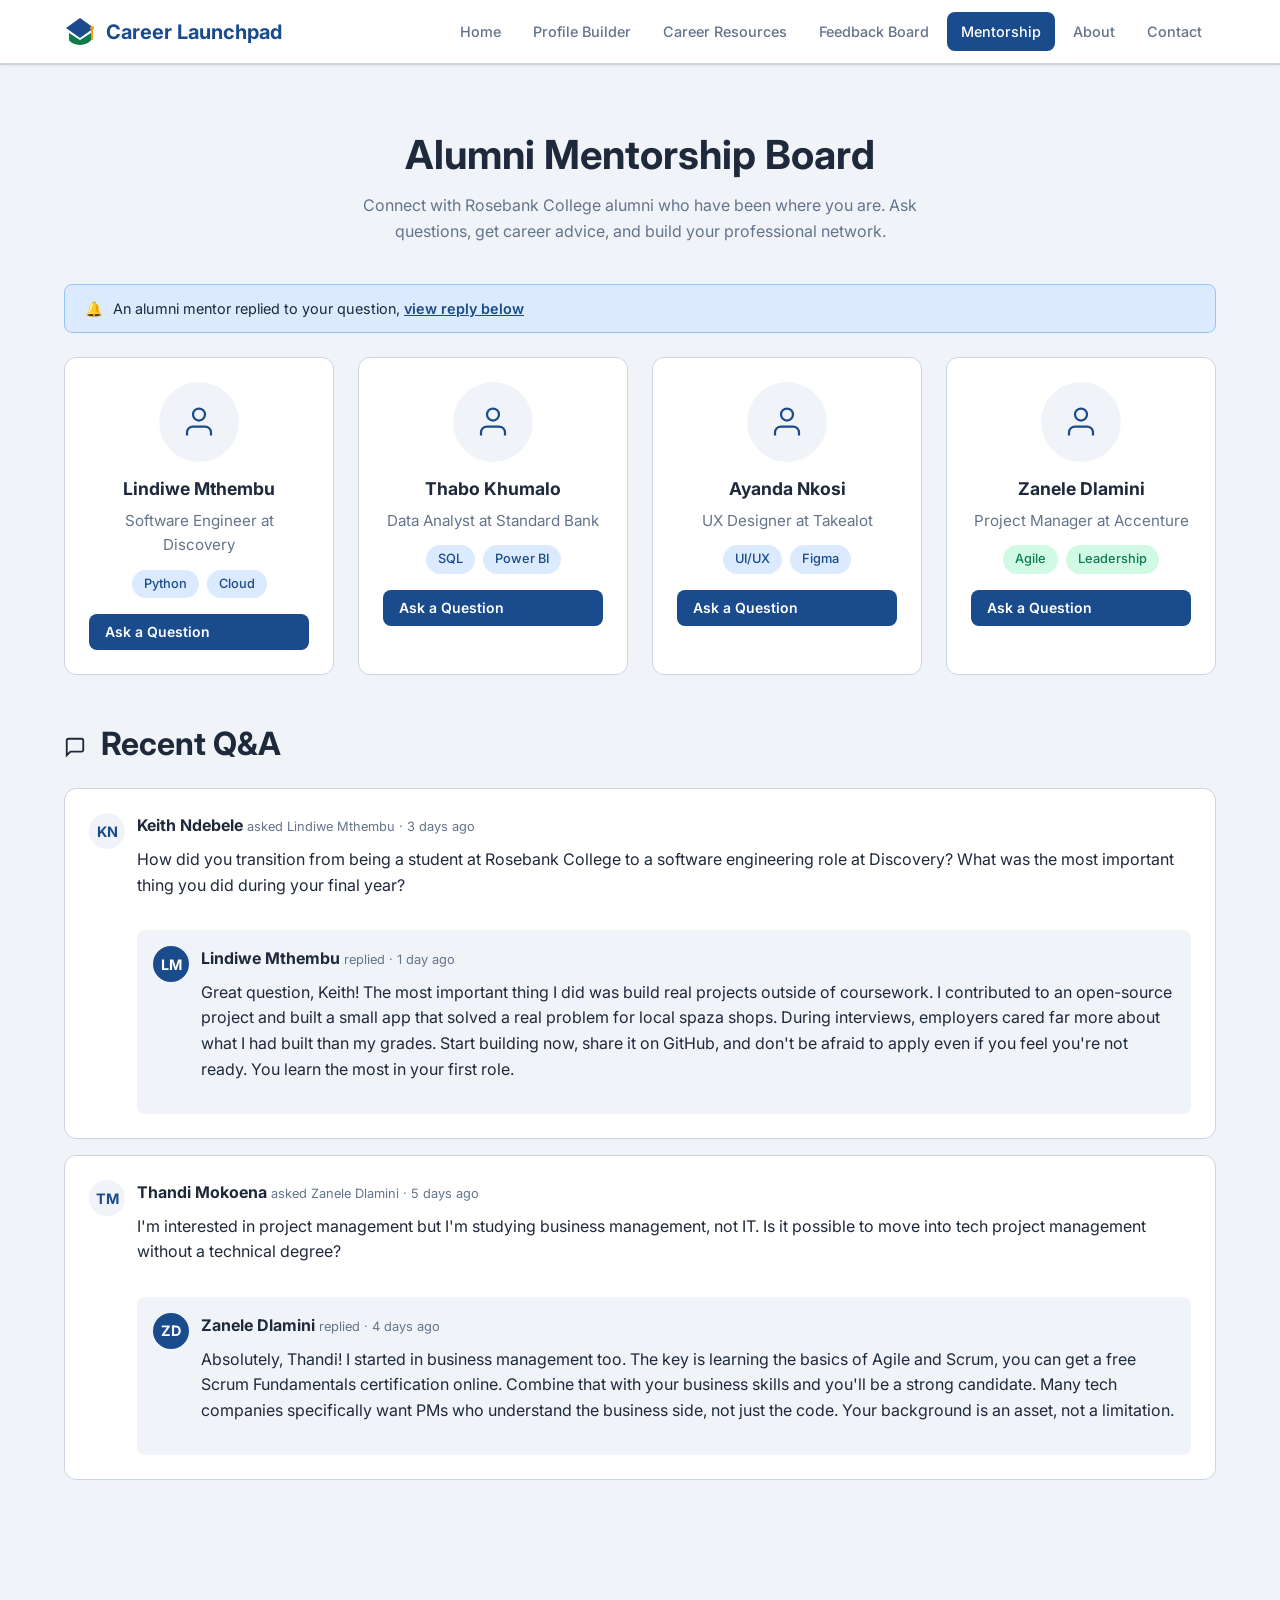
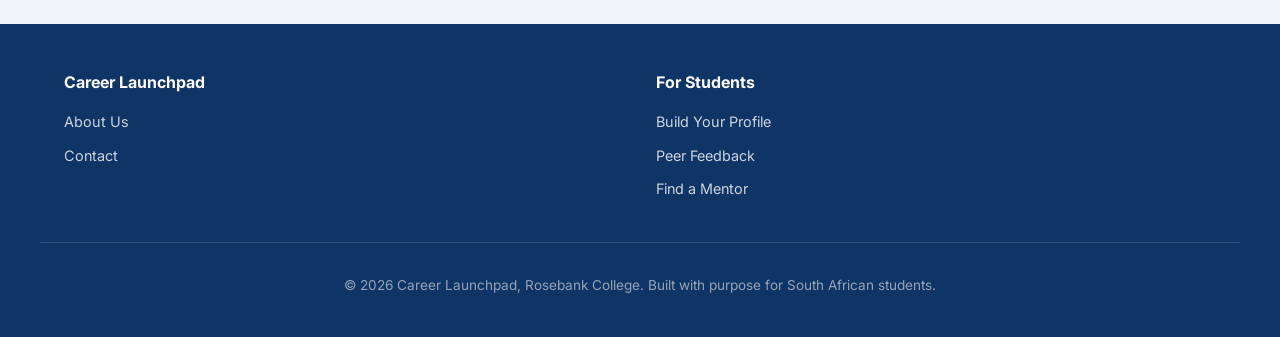
<file: mentorship.html>
﻿<!DOCTYPE html>
<html lang="en">
<head>
  <meta charset="UTF-8">
  <meta name="viewport" content="width=device-width, initial-scale=1.0">
  <title>Alumni Mentorship, Career Launchpad</title>
  <link rel="stylesheet" href="styles.css">
</head>
<body>
  <a href="#main-content" class="skip-link">Skip to main content</a>

  <header class="site-header" role="banner">
    <div class="header-inner">
      <a href="index.html" class="logo" aria-label="Career Launchpad home">
        <svg viewBox="0 0 32 32" fill="none" aria-hidden="true">
          <path d="M16 2L2 12l14 10 14-10L16 2z" fill="#1a4b8c"/>
          <path d="M5 17v7c0 1 5 5 11 5s11-4 11-5v-7L16 24 5 17z" fill="#0f7a4e"/>
          <circle cx="28" cy="12" r="2" fill="#f59e0b"/>
          <line x1="28" y1="14" x2="28" y2="24" stroke="#f59e0b" stroke-width="2"/>
        </svg>
        Career Launchpad
      </a>
      <button class="nav-toggle" aria-expanded="false" aria-controls="main-nav" aria-label="Toggle navigation menu">
        <svg viewBox="0 0 24 24" fill="none" stroke="currentColor" stroke-width="2" aria-hidden="true"><path d="M3 6h18M3 12h18M3 18h18"/></svg>
      </button>
      <nav class="main-nav" id="main-nav" aria-label="Main navigation">
        <ul>
          <li><a href="index.html">Home</a></li>
          <li><a href="profile-builder.html">Profile Builder</a></li>
          <li><a href="resources.html">Career Resources</a></li>
          <li><a href="feedback-board.html">Feedback Board</a></li>
          <li><a href="mentorship.html" class="active" aria-current="page">Mentorship</a></li>
          <li><a href="about.html">About</a></li>
          <li><a href="contact.html">Contact</a></li>
        </ul>
      </nav>
    </div>
  </header>

  <main id="main-content">
    <section class="section">
      <div class="container">
        <h1 class="section-title">Alumni Mentorship Board</h1>
        <p class="section-subtitle">Connect with Rosebank College alumni who have been where you are. Ask questions, get career advice, and build your professional network.</p>

        <!-- Notification Banner (RESPONDING interaction type) -->
        <div class="notification-banner" role="alert">
          <span aria-hidden="true">&#128276;</span>
          <span>An alumni mentor replied to your question, <a href="#qa-threads">view reply below</a></span>
        </div>

        <!-- Mentor Cards -->
        <div class="grid-4">
          <article class="card mentor-card">
            <div class="card-body">
              <div class="mentor-avatar" aria-hidden="true">
                <svg width="36" height="36" viewBox="0 0 24 24" fill="none" stroke="currentColor" stroke-width="1.5"><path d="M20 21v-2a4 4 0 0 0-4-4H8a4 4 0 0 0-4 4v2"/><circle cx="12" cy="7" r="4"/></svg>
              </div>
              <h3>Lindiwe Mthembu</h3>
              <p class="mentor-role">Software Engineer at Discovery</p>
              <div class="tags-container" style="justify-content:center;margin-bottom:16px;">
                <span class="tag">Python</span>
                <span class="tag">Cloud</span>
              </div>
              <button class="btn btn-primary btn-sm ask-question-btn" data-mentor="Lindiwe Mthembu" style="width:100%;">Ask a Question</button>
            </div>
          </article>

          <article class="card mentor-card">
            <div class="card-body">
              <div class="mentor-avatar" aria-hidden="true">
                <svg width="36" height="36" viewBox="0 0 24 24" fill="none" stroke="currentColor" stroke-width="1.5"><path d="M20 21v-2a4 4 0 0 0-4-4H8a4 4 0 0 0-4 4v2"/><circle cx="12" cy="7" r="4"/></svg>
              </div>
              <h3>Thabo Khumalo</h3>
              <p class="mentor-role">Data Analyst at Standard Bank</p>
              <div class="tags-container" style="justify-content:center;margin-bottom:16px;">
                <span class="tag">SQL</span>
                <span class="tag">Power BI</span>
              </div>
              <button class="btn btn-primary btn-sm ask-question-btn" data-mentor="Thabo Khumalo" style="width:100%;">Ask a Question</button>
            </div>
          </article>

          <article class="card mentor-card">
            <div class="card-body">
              <div class="mentor-avatar" aria-hidden="true">
                <svg width="36" height="36" viewBox="0 0 24 24" fill="none" stroke="currentColor" stroke-width="1.5"><path d="M20 21v-2a4 4 0 0 0-4-4H8a4 4 0 0 0-4 4v2"/><circle cx="12" cy="7" r="4"/></svg>
              </div>
              <h3>Ayanda Nkosi</h3>
              <p class="mentor-role">UX Designer at Takealot</p>
              <div class="tags-container" style="justify-content:center;margin-bottom:16px;">
                <span class="tag">UI/UX</span>
                <span class="tag">Figma</span>
              </div>
              <button class="btn btn-primary btn-sm ask-question-btn" data-mentor="Ayanda Nkosi" style="width:100%;">Ask a Question</button>
            </div>
          </article>

          <article class="card mentor-card">
            <div class="card-body">
              <div class="mentor-avatar" aria-hidden="true">
                <svg width="36" height="36" viewBox="0 0 24 24" fill="none" stroke="currentColor" stroke-width="1.5"><path d="M20 21v-2a4 4 0 0 0-4-4H8a4 4 0 0 0-4 4v2"/><circle cx="12" cy="7" r="4"/></svg>
              </div>
              <h3>Zanele Dlamini</h3>
              <p class="mentor-role">Project Manager at Accenture</p>
              <div class="tags-container" style="justify-content:center;margin-bottom:16px;">
                <span class="tag green">Agile</span>
                <span class="tag green">Leadership</span>
              </div>
              <button class="btn btn-primary btn-sm ask-question-btn" data-mentor="Zanele Dlamini" style="width:100%;">Ask a Question</button>
            </div>
          </article>
        </div>

        <!-- Q&A Threads -->
        <div id="qa-threads" style="margin-top:48px;">
          <h2 style="margin-bottom:24px;">
            <svg width="22" height="22" viewBox="0 0 24 24" fill="none" stroke="currentColor" stroke-width="2" style="vertical-align:middle;margin-right:8px;" aria-hidden="true"><path d="M21 15a2 2 0 0 1-2 2H7l-4 4V5a2 2 0 0 1 2-2h14a2 2 0 0 1 2 2z"/></svg>
            Recent Q&amp;A
          </h2>

          <div class="qa-thread">
            <div class="qa-question">
              <div class="qa-avatar" aria-hidden="true">KN</div>
              <div>
                <strong>Keith Ndebele</strong>
                <span class="qa-meta">asked Lindiwe Mthembu &middot; 3 days ago</span>
                <p style="margin-top:8px;">How did you transition from being a student at Rosebank College to a software engineering role at Discovery? What was the most important thing you did during your final year?</p>
              </div>
            </div>
            <div class="qa-answer">
              <div class="qa-avatar" aria-hidden="true">LM</div>
              <div>
                <strong>Lindiwe Mthembu</strong>
                <span class="qa-meta">replied &middot; 1 day ago</span>
                <p style="margin-top:8px;">Great question, Keith! The most important thing I did was build real projects outside of coursework. I contributed to an open-source project and built a small app that solved a real problem for local spaza shops. During interviews, employers cared far more about what I had built than my grades. Start building now, share it on GitHub, and don't be afraid to apply even if you feel you're not ready. You learn the most in your first role.</p>
              </div>
            </div>
          </div>

          <div class="qa-thread">
            <div class="qa-question">
              <div class="qa-avatar" aria-hidden="true">TM</div>
              <div>
                <strong>Thandi Mokoena</strong>
                <span class="qa-meta">asked Zanele Dlamini &middot; 5 days ago</span>
                <p style="margin-top:8px;">I'm interested in project management but I'm studying business management, not IT. Is it possible to move into tech project management without a technical degree?</p>
              </div>
            </div>
            <div class="qa-answer">
              <div class="qa-avatar" aria-hidden="true">ZD</div>
              <div>
                <strong>Zanele Dlamini</strong>
                <span class="qa-meta">replied &middot; 4 days ago</span>
                <p style="margin-top:8px;">Absolutely, Thandi! I started in business management too. The key is learning the basics of Agile and Scrum, you can get a free Scrum Fundamentals certification online. Combine that with your business skills and you'll be a strong candidate. Many tech companies specifically want PMs who understand the business side, not just the code. Your background is an asset, not a limitation.</p>
              </div>
            </div>
          </div>
        </div>

      </div>
    </section>
  </main>

  <!-- Mentor Question Modal -->
  <div id="mentor-modal" class="modal-overlay" role="dialog" aria-modal="true" aria-labelledby="mentor-modal-name">
    <div class="modal">
      <div class="modal-header">
        <h3 id="mentor-modal-name">Ask a question</h3>
        <button class="modal-close" aria-label="Close modal">&times;</button>
      </div>
      <div class="modal-body">
        <div class="form-group">
          <label for="mentor-question">Your Question</label>
          <span class="hint">Be specific, mentors are more likely to respond to focused, thoughtful questions.</span>
          <textarea id="mentor-question" class="form-input" rows="5" placeholder="e.g. What skills should I focus on in my final year to be competitive for junior developer roles?"></textarea>
        </div>
      </div>
      <div class="modal-footer">
        <button class="btn btn-ghost" onclick="closeModal(document.getElementById('mentor-modal'))">Cancel</button>
        <button id="send-question" class="btn btn-primary">
          <svg width="16" height="16" viewBox="0 0 24 24" fill="none" stroke="currentColor" stroke-width="2" aria-hidden="true"><line x1="22" y1="2" x2="11" y2="13"/><polygon points="22 2 15 22 11 13 2 9 22 2"/></svg>
          Send Question
        </button>
      </div>
    </div>
  </div>

  <footer class="site-footer" role="contentinfo">
    <div class="footer-grid">
      <div class="footer-col">
        <h4>Career Launchpad</h4>
        <ul><li><a href="about.html">About Us</a></li><li><a href="contact.html">Contact</a></li></ul>
      </div>
      <div class="footer-col">
        <h4>For Students</h4>
        <ul><li><a href="profile-builder.html">Build Your Profile</a></li><li><a href="feedback-board.html">Peer Feedback</a></li><li><a href="mentorship.html">Find a Mentor</a></li></ul>
      </div>
    </div>
    <div class="footer-bottom">
      <p>&copy; 2026 Career Launchpad, Rosebank College. Built with purpose for South African students.</p>
    </div>
  </footer>

  <script src="main.js"></script>
</body>
</html>
</file>
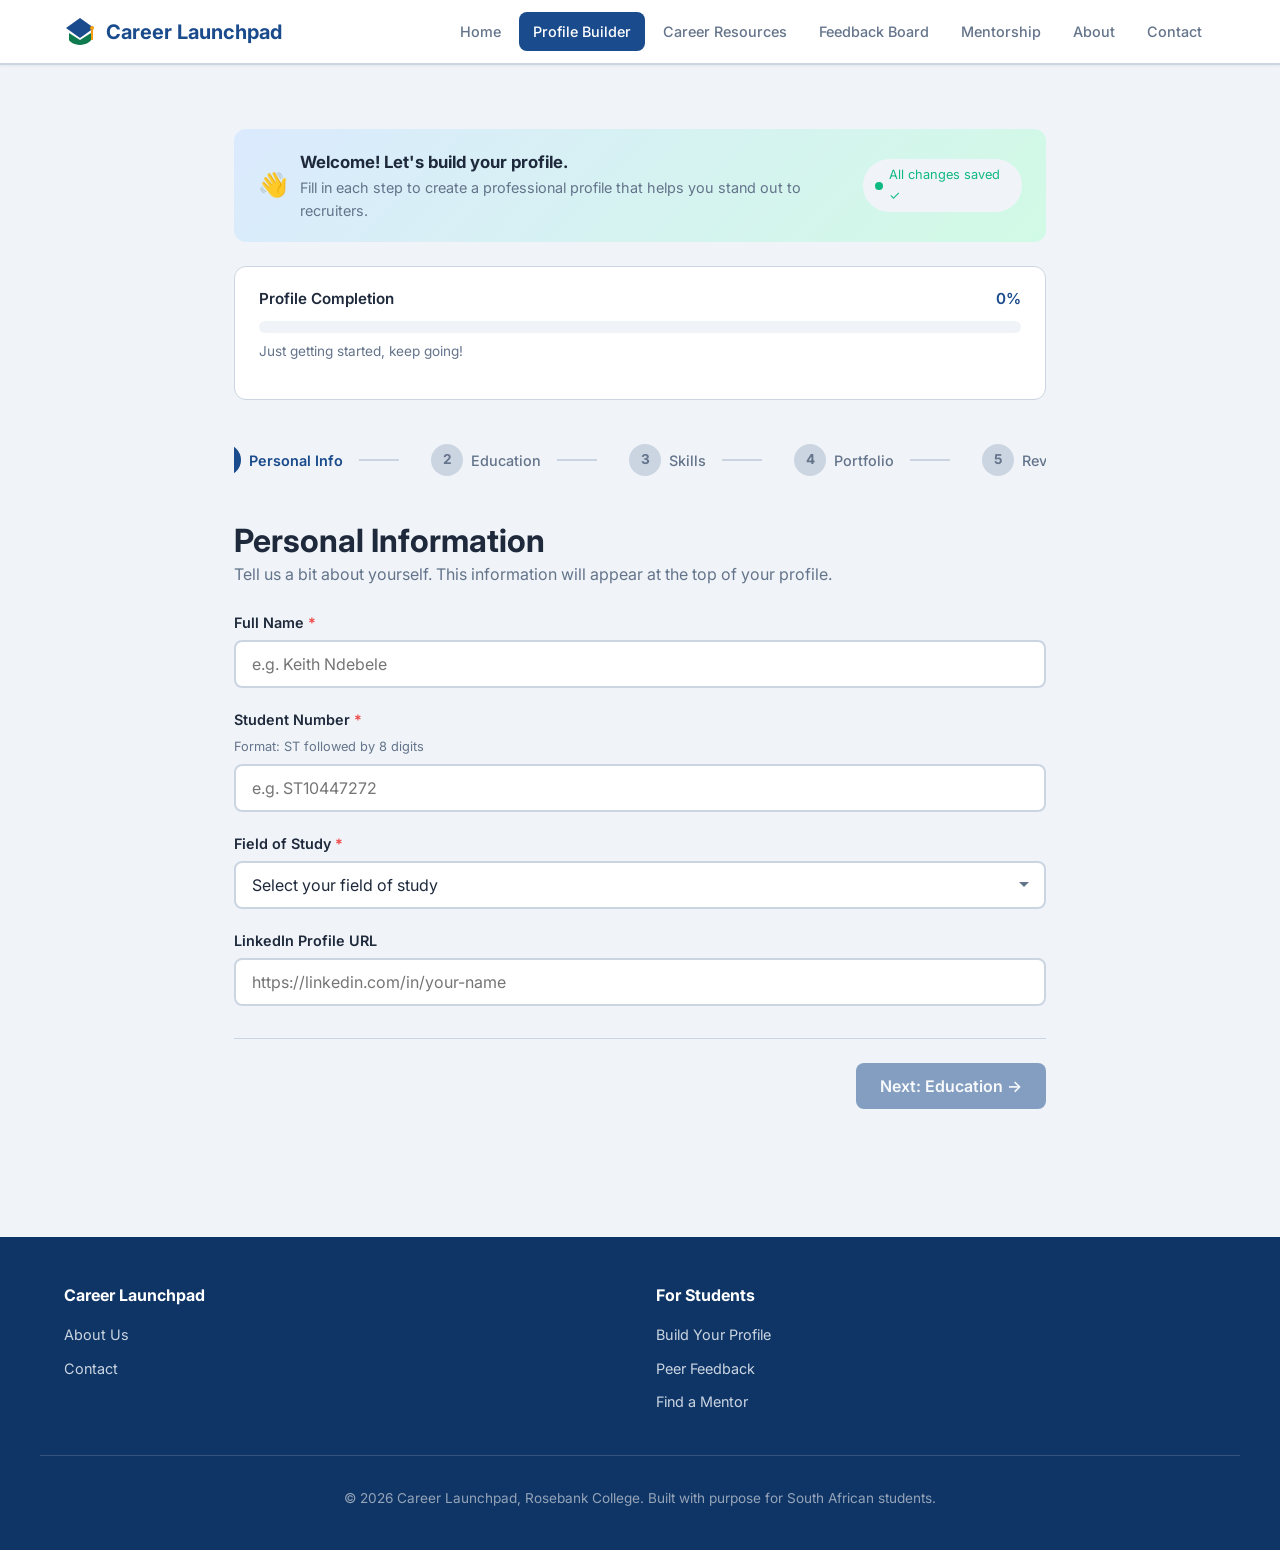
<file: profile-builder.html>
<!DOCTYPE html>
<html lang="en">
<head>
  <meta charset="UTF-8">
  <meta name="viewport" content="width=device-width, initial-scale=1.0">
  <title>Profile Builder, Career Launchpad</title>
  <link rel="stylesheet" href="styles.css">
</head>
<body>
  <a href="#main-content" class="skip-link">Skip to main content</a>

  <header class="site-header" role="banner">
    <div class="header-inner">
      <a href="index.html" class="logo" aria-label="Career Launchpad home">
        <svg viewBox="0 0 32 32" fill="none" aria-hidden="true">
          <path d="M16 2L2 12l14 10 14-10L16 2z" fill="#1a4b8c"/>
          <path d="M5 17v7c0 1 5 5 11 5s11-4 11-5v-7L16 24 5 17z" fill="#0f7a4e"/>
          <circle cx="28" cy="12" r="2" fill="#f59e0b"/>
          <line x1="28" y1="14" x2="28" y2="24" stroke="#f59e0b" stroke-width="2"/>
        </svg>
        Career Launchpad
      </a>
      <button class="nav-toggle" aria-expanded="false" aria-controls="main-nav" aria-label="Toggle navigation menu">
        <svg viewBox="0 0 24 24" fill="none" stroke="currentColor" stroke-width="2" aria-hidden="true"><path d="M3 6h18M3 12h18M3 18h18"/></svg>
      </button>
      <nav class="main-nav" id="main-nav" aria-label="Main navigation">
        <ul>
          <li><a href="index.html">Home</a></li>
          <li><a href="profile-builder.html" class="active" aria-current="page">Profile Builder</a></li>
          <li><a href="resources.html">Career Resources</a></li>
          <li><a href="feedback-board.html">Feedback Board</a></li>
          <li><a href="mentorship.html">Mentorship</a></li>
          <li><a href="about.html">About</a></li>
          <li><a href="contact.html">Contact</a></li>
        </ul>
      </nav>
    </div>
  </header>

  <main id="main-content">
    <section class="section">
      <div class="container" style="max-width:860px;">

        <!-- Welcome Message (Emotional Design) -->
        <div style="background:linear-gradient(135deg,#dbeafe,#d1fae5);border-radius:var(--radius-lg);padding:20px 24px;margin-bottom:24px;display:flex;align-items:center;gap:12px;">
          <span style="font-size:1.5rem;" aria-hidden="true">👋</span>
          <div>
            <strong style="font-size:1.05rem;">Welcome! Let's build your profile.</strong>
            <p style="margin:0;font-size:0.9rem;color:var(--text-light);">Fill in each step to create a professional profile that helps you stand out to recruiters.</p>
          </div>
          <div id="autosave" class="autosave-indicator saved" style="margin-left:auto;" aria-live="polite">
            <span class="autosave-dot"></span> All changes saved ✓
          </div>
        </div>

        <!-- Progress Bar -->
        <div class="progress-section" role="progressbar" aria-valuenow="0" aria-valuemin="0" aria-valuemax="100" aria-label="Profile completion progress">
          <div class="progress-header">
            <span>Profile Completion</span>
            <span class="progress-percentage" id="progress-pct">0%</span>
          </div>
          <div class="progress-bar">
            <div class="progress-fill" id="progress-fill" style="width:0%;"></div>
          </div>
          <p class="progress-message" id="progress-msg" aria-live="polite">Just getting started, keep going!</p>
        </div>

        <!-- Step Indicators -->
        <div class="wizard-steps" role="tablist" aria-label="Profile builder steps">
          <div class="wizard-step active" role="tab" aria-selected="true">
            <span class="step-num">1</span>
            <span>Personal Info</span>
          </div>
          <div class="wizard-step" role="tab" aria-selected="false">
            <span class="step-num">2</span>
            <span>Education</span>
          </div>
          <div class="wizard-step" role="tab" aria-selected="false">
            <span class="step-num">3</span>
            <span>Skills</span>
          </div>
          <div class="wizard-step" role="tab" aria-selected="false">
            <span class="step-num">4</span>
            <span>Portfolio</span>
          </div>
          <div class="wizard-step" role="tab" aria-selected="false">
            <span class="step-num">5</span>
            <span>Review</span>
          </div>
        </div>

        <!-- Wizard Form -->
        <form id="profile-wizard" novalidate>

          <!-- STEP 1: Personal Info -->
          <div id="step-1" class="step-content active" role="tabpanel" aria-label="Step 1: Personal Information">
            <h2>Personal Information</h2>
            <p style="color:var(--text-light);margin-bottom:24px;">Tell us a bit about yourself. This information will appear at the top of your profile.</p>

            <div class="form-group">
              <label for="pb-name">Full Name <span style="color:var(--error);" aria-hidden="true">*</span></label>
              <input type="text" id="pb-name" class="form-input" placeholder="e.g. Keith Ndebele" required aria-required="true" data-progress>
            </div>
            <div class="form-group">
              <label for="pb-student-num">Student Number <span style="color:var(--error);" aria-hidden="true">*</span></label>
              <span class="hint">Format: ST followed by 8 digits</span>
              <input type="text" id="pb-student-num" class="form-input" placeholder="e.g. ST10447272" required aria-required="true" data-progress>
            </div>
            <div class="form-group">
              <label for="pb-field">Field of Study <span style="color:var(--error);" aria-hidden="true">*</span></label>
              <select id="pb-field" class="form-input" required aria-required="true" data-progress>
                <option value="">Select your field of study</option>
                <option value="bsc-it">BSc Information Technology</option>
                <option value="bsc-cs">BSc Computer Science</option>
                <option value="dip-business">Diploma in Business Management</option>
                <option value="dip-marketing">Diploma in Marketing</option>
                <option value="bcom-accounting">BCom Accounting</option>
                <option value="other">Other</option>
              </select>
            </div>
            <div class="form-group">
              <label for="pb-linkedin">LinkedIn Profile URL</label>
              <input type="url" id="pb-linkedin" class="form-input" placeholder="https://linkedin.com/in/your-name" data-progress>
            </div>

            <div class="step-actions">
              <div></div>
              <button type="button" class="btn btn-primary btn-next" onclick="nextStep()">Next: Education &rarr;</button>
            </div>
          </div>

          <!-- STEP 2: Education -->
          <div id="step-2" class="step-content" role="tabpanel" aria-label="Step 2: Education">
            <h2>Education</h2>
            <p style="color:var(--text-light);margin-bottom:24px;">Add your educational background. Recruiters value seeing your academic journey.</p>

            <div class="form-group">
              <label for="pb-institution">Institution <span style="color:var(--error);" aria-hidden="true">*</span></label>
              <input type="text" id="pb-institution" class="form-input" placeholder="e.g. Rosebank College" required aria-required="true" data-progress>
            </div>
            <div class="form-group">
              <label for="pb-qualification">Qualification <span style="color:var(--error);" aria-hidden="true">*</span></label>
              <input type="text" id="pb-qualification" class="form-input" placeholder="e.g. BSc Information Technology" required aria-required="true" data-progress>
            </div>
            <div style="display:grid;grid-template-columns:1fr 1fr;gap:16px;">
              <div class="form-group">
                <label for="pb-year">Year of Study <span style="color:var(--error);" aria-hidden="true">*</span></label>
                <select id="pb-year" class="form-input" required aria-required="true" data-progress>
                  <option value="">Select year</option>
                  <option value="1st">1st Year</option>
                  <option value="2nd">2nd Year</option>
                  <option value="3rd">3rd Year</option>
                  <option value="postgrad">Postgraduate</option>
                  <option value="alumni">Alumni</option>
                </select>
              </div>
              <div class="form-group">
                <label for="pb-average">Average Result</label>
                <input type="text" id="pb-average" class="form-input" placeholder="e.g. 72%" data-progress>
              </div>
            </div>

            <div class="step-actions">
              <button type="button" class="btn btn-outline" onclick="prevStep()">&larr; Back</button>
              <button type="button" class="btn btn-primary btn-next" onclick="nextStep()">Next: Skills &rarr;</button>
            </div>
          </div>

          <!-- STEP 3: Skills -->
          <div id="step-3" class="step-content" role="tabpanel" aria-label="Step 3: Skills">
            <h2>Skills</h2>
            <p style="color:var(--text-light);margin-bottom:24px;">Add your technical and soft skills. Type a skill and press the + button to add it.</p>

            <h4 style="margin-bottom:8px;">Technical Skills</h4>
            <div class="add-skill-row">
              <label for="tech-skill-input" class="sr-only" style="position:absolute;width:1px;height:1px;overflow:hidden;clip:rect(0,0,0,0);">Add a technical skill</label>
              <input type="text" id="tech-skill-input" class="form-input" placeholder="e.g. Python, JavaScript, SQL...">
              <button type="button" id="add-tech-skill" class="btn btn-primary btn-sm" aria-label="Add technical skill">+ Add</button>
            </div>

            <h4 style="margin-top:24px;margin-bottom:8px;">Soft Skills</h4>
            <div class="add-skill-row">
              <label for="soft-skill-input" class="sr-only" style="position:absolute;width:1px;height:1px;overflow:hidden;clip:rect(0,0,0,0);">Add a soft skill</label>
              <input type="text" id="soft-skill-input" class="form-input" placeholder="e.g. Communication, Leadership...">
              <button type="button" id="add-soft-skill" class="btn btn-secondary btn-sm" aria-label="Add soft skill">+ Add</button>
            </div>

            <h4 style="margin-top:24px;margin-bottom:12px;">Your Skills</h4>
            <div id="skills-container" class="tags-container" aria-live="polite">
              <p style="color:var(--text-light);font-size:0.9rem;font-style:italic;">No skills added yet. Add your first skill above.</p>
            </div>

            <div class="step-actions">
              <button type="button" class="btn btn-outline" onclick="prevStep()">&larr; Back</button>
              <button type="button" class="btn btn-primary" onclick="nextStep()">Next: Portfolio &rarr;</button>
            </div>
          </div>

          <!-- STEP 4: Portfolio -->
          <div id="step-4" class="step-content" role="tabpanel" aria-label="Step 4: Portfolio">
            <h2>Portfolio</h2>
            <p style="color:var(--text-light);margin-bottom:24px;">Upload your CV and add links to projects or work you're proud of.</p>

            <h4 style="margin-bottom:12px;">Upload Your CV</h4>
            <div id="cv-upload-zone" class="upload-zone" role="button" tabindex="0" aria-label="Drag and drop your CV here, or click to browse files">
              <div class="upload-icon" aria-hidden="true">
                <svg width="48" height="48" viewBox="0 0 24 24" fill="none" stroke="currentColor" stroke-width="1.5"><path d="M21 15v4a2 2 0 0 1-2 2H5a2 2 0 0 1-2-2v-4"/><polyline points="17 8 12 3 7 8"/><line x1="12" y1="3" x2="12" y2="15"/></svg>
              </div>
              <p><strong>Drag and drop your CV here</strong></p>
              <p class="upload-hint">or click to browse, PDF, DOC, or DOCX (max 5MB)</p>
              <input type="file" id="cv-file-input" accept=".pdf,.doc,.docx" style="display:none;" aria-label="Choose CV file">
            </div>
            <div id="upload-result" aria-live="polite"></div>

            <h4 style="margin-top:32px;margin-bottom:12px;">Project Links</h4>
            <div class="add-skill-row">
              <label for="project-link-input" class="sr-only" style="position:absolute;width:1px;height:1px;overflow:hidden;clip:rect(0,0,0,0);">Add a project link</label>
              <input type="url" id="project-link-input" class="form-input" placeholder="https://github.com/your-project">
              <button type="button" id="add-project-link" class="btn btn-primary btn-sm" aria-label="Add project link">+ Add</button>
            </div>
            <div id="project-links-list" class="project-links-list" aria-live="polite"></div>

            <div class="step-actions">
              <button type="button" class="btn btn-outline" onclick="prevStep()">&larr; Back</button>
              <button type="button" class="btn btn-primary" onclick="nextStep()">Next: Review &rarr;</button>
            </div>
          </div>

          <!-- STEP 5: Personal Statement + Review -->
          <div id="step-5" class="step-content" role="tabpanel" aria-label="Step 5: Personal Statement and Review">
            <h2>Personal Statement</h2>
            <p style="color:var(--text-light);margin-bottom:24px;">Write a brief statement about yourself, your goals, and what makes you unique. This is your chance to let your personality shine.</p>

            <div class="form-group">
              <label for="personal-statement">Your Personal Statement <span style="color:var(--error);" aria-hidden="true">*</span></label>
              <span class="hint">Be authentic — recruiters value genuine voices over corporate buzzwords.</span>
              <textarea id="personal-statement" class="form-input" rows="6" maxlength="500" required aria-required="true" data-progress placeholder="Tell recruiters who you are, what drives you, and where you're headed..."></textarea>
              <div id="char-counter" class="char-counter" aria-live="polite">0 / 500 characters</div>
            </div>

            <h3 style="margin-top:32px;margin-bottom:16px;">Reorder Your Profile Sections</h3>
            <p style="color:var(--text-light);margin-bottom:16px;">Drag and drop to arrange the order sections appear on your public profile.</p>

            <ul id="reorder-list" class="reorder-list" aria-label="Drag to reorder profile sections">
              <li class="reorder-item" draggable="true">
                <span class="drag-handle" aria-hidden="true">&#9776;</span>
                <span>Education</span>
              </li>
              <li class="reorder-item" draggable="true">
                <span class="drag-handle" aria-hidden="true">&#9776;</span>
                <span>Skills</span>
              </li>
              <li class="reorder-item" draggable="true">
                <span class="drag-handle" aria-hidden="true">&#9776;</span>
                <span>Portfolio</span>
              </li>
              <li class="reorder-item" draggable="true">
                <span class="drag-handle" aria-hidden="true">&#9776;</span>
                <span>Personal Statement</span>
              </li>
            </ul>

            <div class="step-actions">
              <button type="button" class="btn btn-outline" onclick="prevStep()">&larr; Back</button>
              <button type="button" class="btn btn-accent btn-lg" onclick="generateProfile()">
                <svg width="20" height="20" viewBox="0 0 24 24" fill="none" stroke="currentColor" stroke-width="2" aria-hidden="true"><path d="M10 13a5 5 0 0 0 7.54.54l3-3a5 5 0 0 0-7.07-7.07l-1.72 1.71"/><path d="M14 11a5 5 0 0 0-7.54-.54l-3 3a5 5 0 0 0 7.07 7.07l1.71-1.71"/></svg>
                Generate Profile Link
              </button>
            </div>
          </div>

        </form>
      </div>
    </section>

    <!-- =============================================
         PROFILE GENERATION CELEBRATION OVERLAY
         Emotional Design: Norman (2013) reflective level —
         how the user feels about themselves after completing
         a meaningful task. Fogg (2003) goal-gradient payoff.
         ============================================= -->
    <div id="celebrate-overlay" class="celebrate-overlay" role="dialog" aria-modal="true" aria-labelledby="celebrate-title" style="display:none;">

      <!-- Confetti particles (injected by JS) -->
      <div id="confetti-container" class="confetti-container" aria-hidden="true"></div>

      <div class="celebrate-card">
        <div class="celebrate-icon" aria-hidden="true">🚀</div>
        <h2 id="celebrate-title" style="color:var(--primary);margin-bottom:8px;">Your profile is live!</h2>
        <p style="font-size:1.05rem;margin-bottom:4px;">You're ready to stand out to recruiters.</p>
        <p style="color:var(--text-light);font-size:0.9rem;margin-bottom:28px;">Share your profile link with employers, or post it on LinkedIn to get noticed.</p>

        <!-- Copyable profile URL -->
        <div class="share-link-box" style="margin-bottom:28px;justify-content:center;">
          <code id="celebrate-url">careerlaunched.co.za/keith-ndebele</code>
          <button
            onclick="navigator.clipboard.writeText('careerlaunched.co.za/keith-ndebele').then(()=>showToast('Profile link copied to clipboard!','info'))"
            class="copy-btn"
            aria-label="Copy profile link to clipboard">
            <svg width="18" height="18" viewBox="0 0 24 24" fill="none" stroke="currentColor" stroke-width="2" aria-hidden="true"><rect x="9" y="9" width="13" height="13" rx="2" ry="2"/><path d="M5 15H4a2 2 0 0 1-2-2V4a2 2 0 0 1 2-2h9a2 2 0 0 1 2 2v1"/></svg>
          </button>
        </div>

        <!-- Actions -->
        <div style="display:flex;gap:12px;justify-content:center;flex-wrap:wrap;">
          <a href="profile-view.html" class="btn btn-primary btn-lg">
            <svg width="18" height="18" viewBox="0 0 24 24" fill="none" stroke="currentColor" stroke-width="2" aria-hidden="true"><path d="M1 12s4-8 11-8 11 8 11 8-4 8-11 8-11-8-11-8z"/><circle cx="12" cy="12" r="3"/></svg>
            View My Profile
          </a>
          <button
            onclick="document.getElementById('celebrate-overlay').style.display='none'"
            class="btn btn-outline"
            aria-label="Close celebration and return to profile builder">
            Keep Editing
          </button>
        </div>

        <!-- Share row -->
        <div style="margin-top:24px;padding-top:20px;border-top:1px solid var(--border);display:flex;gap:10px;justify-content:center;align-items:center;flex-wrap:wrap;">
          <span style="font-size:0.85rem;color:var(--text-light);">Share directly:</span>
          <a href="https://www.linkedin.com/sharing/share-offsite/?url=careerlaunched.co.za/keith-ndebele"
             target="_blank" rel="noopener noreferrer"
             class="btn btn-primary btn-sm" aria-label="Share profile on LinkedIn">
            <svg width="14" height="14" viewBox="0 0 24 24" fill="currentColor" aria-hidden="true"><path d="M20.447 20.452h-3.554v-5.569c0-1.328-.027-3.037-1.852-3.037-1.853 0-2.136 1.445-2.136 2.939v5.667H9.351V9h3.414v1.561h.046c.477-.9 1.637-1.85 3.37-1.85 3.601 0 4.267 2.37 4.267 5.455v6.286zM5.337 7.433a2.062 2.062 0 0 1-2.063-2.065 2.064 2.064 0 1 1 2.063 2.065zm1.782 13.019H3.555V9h3.564v11.452zM22.225 0H1.771C.792 0 0 .774 0 1.729v20.542C0 23.227.792 24 1.771 24h20.451C23.2 24 24 23.227 24 22.271V1.729C24 .774 23.2 0 22.222 0h.003z"/></svg>
            LinkedIn
          </a>
          <a href="https://wa.me/?text=Check%20out%20my%20profile%20on%20Career%20Launchpad%3A%20careerlaunched.co.za/keith-ndebele"
             target="_blank" rel="noopener noreferrer"
             class="btn btn-secondary btn-sm" aria-label="Share profile on WhatsApp">
            <svg width="14" height="14" viewBox="0 0 24 24" fill="currentColor" aria-hidden="true"><path d="M17.472 14.382c-.297-.149-1.758-.867-2.03-.967-.273-.099-.471-.148-.67.15-.197.297-.767.966-.94 1.164-.173.199-.347.223-.644.075-.297-.15-1.255-.463-2.39-1.475-.883-.788-1.48-1.761-1.653-2.059-.173-.297-.018-.458.13-.606.134-.133.298-.347.446-.52.149-.174.198-.298.298-.497.099-.198.05-.371-.025-.52-.075-.149-.669-1.612-.916-2.207-.242-.579-.487-.5-.669-.51-.173-.008-.371-.01-.57-.01-.198 0-.52.074-.792.372-.272.297-1.04 1.016-1.04 2.479 0 1.462 1.065 2.875 1.213 3.074.149.198 2.096 3.2 5.077 4.487.709.306 1.262.489 1.694.625.712.227 1.36.195 1.871.118.571-.085 1.758-.719 2.006-1.413.248-.694.248-1.289.173-1.413-.074-.124-.272-.198-.57-.347m-5.421 7.403h-.004a9.87 9.87 0 0 1-5.031-1.378l-.361-.214-3.741.982.998-3.648-.235-.374a9.86 9.86 0 0 1-1.51-5.26c.001-5.45 4.436-9.884 9.888-9.884 2.64 0 5.122 1.03 6.988 2.898a9.825 9.825 0 0 1 2.893 6.994c-.003 5.45-4.437 9.884-9.885 9.884m8.413-18.297A11.815 11.815 0 0 0 12.05 0C5.495 0 .16 5.335.157 11.892c0 2.096.547 4.142 1.588 5.945L.057 24l6.305-1.654a11.882 11.882 0 0 0 5.683 1.448h.005c6.554 0 11.89-5.335 11.893-11.893a11.821 11.821 0 0 0-3.48-8.413z"/></svg>
            WhatsApp
          </a>
        </div>
      </div>
    </div>
    <!-- END CELEBRATION OVERLAY -->

  </main>

  <footer class="site-footer" role="contentinfo">
    <div class="footer-grid">
      <div class="footer-col">
        <h4>Career Launchpad</h4>
        <ul><li><a href="about.html">About Us</a></li><li><a href="contact.html">Contact</a></li></ul>
      </div>
      <div class="footer-col">
        <h4>For Students</h4>
        <ul><li><a href="profile-builder.html">Build Your Profile</a></li><li><a href="feedback-board.html">Peer Feedback</a></li><li><a href="mentorship.html">Find a Mentor</a></li></ul>
      </div>
    </div>
    <div class="footer-bottom">
      <p>&copy; 2026 Career Launchpad, Rosebank College. Built with purpose for South African students.</p>
    </div>
  </footer>

  <script src="main.js"></script>
</body>
</html>
</file>
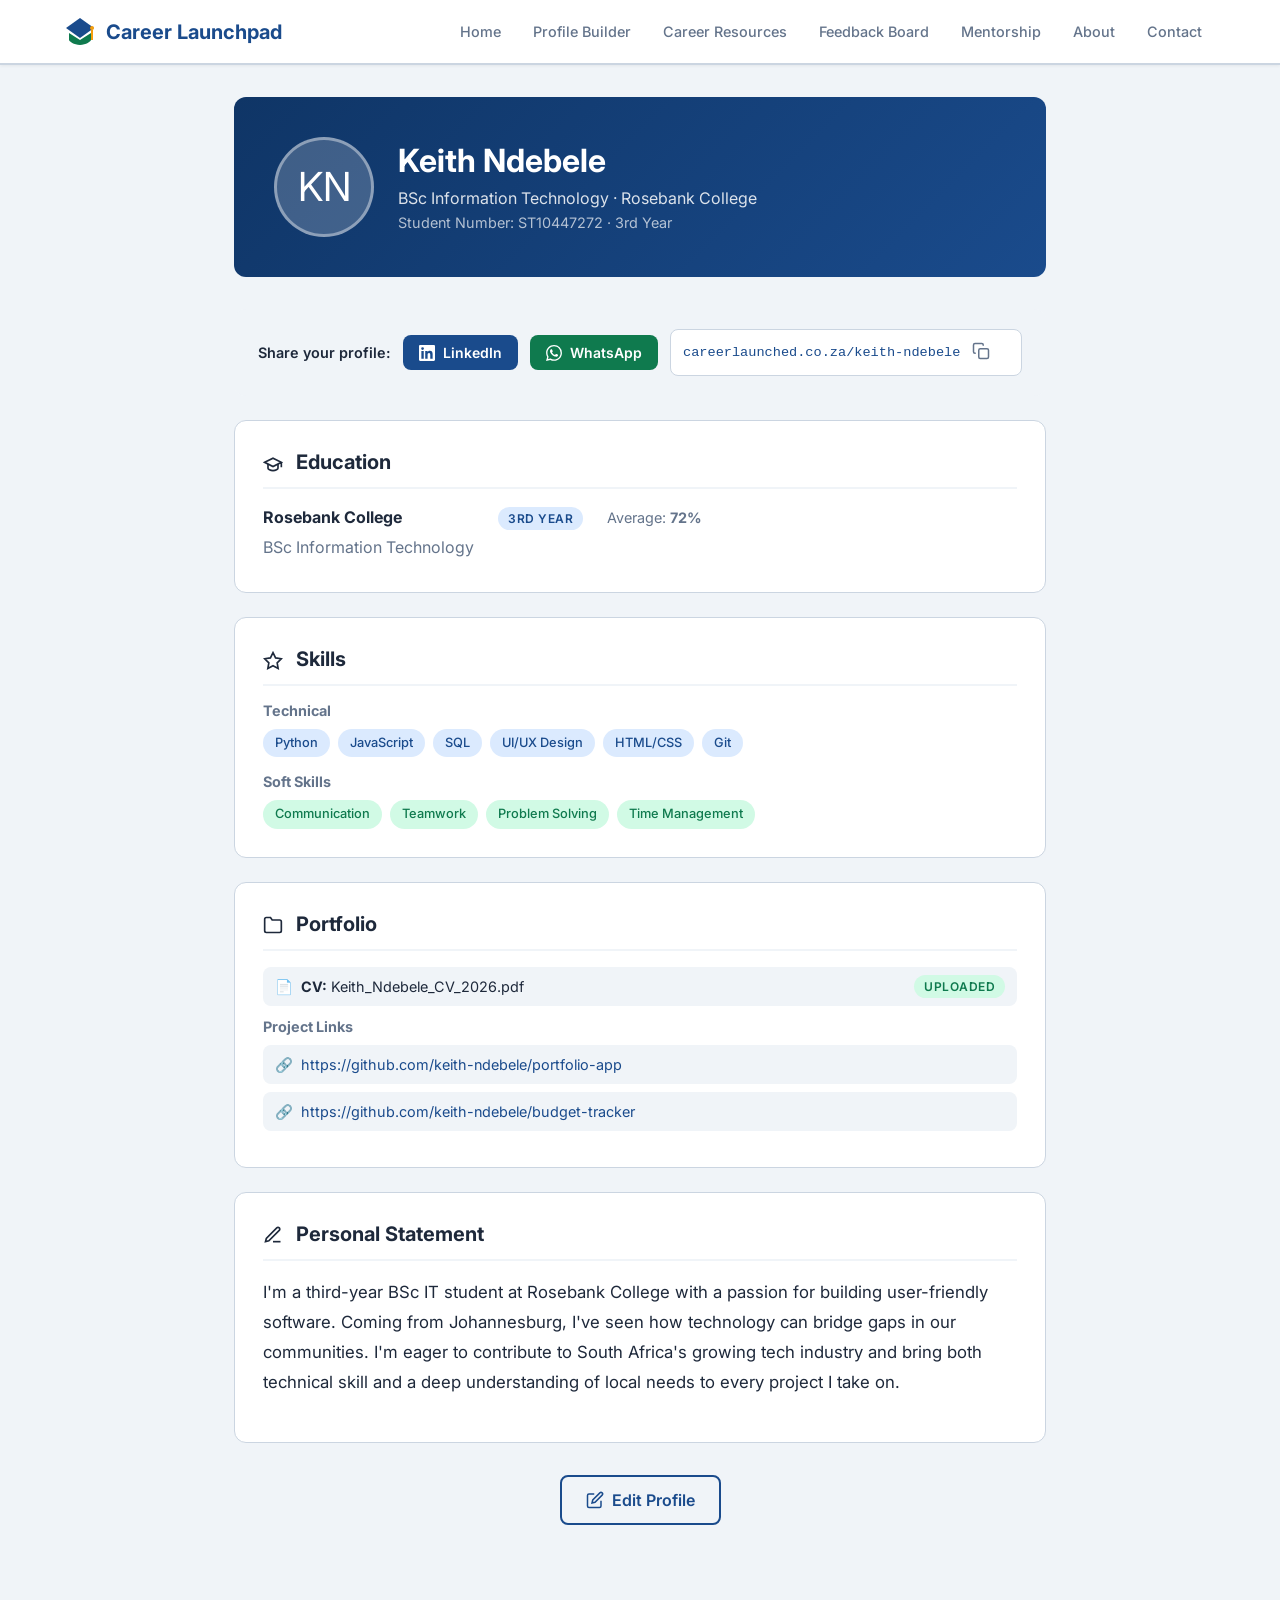
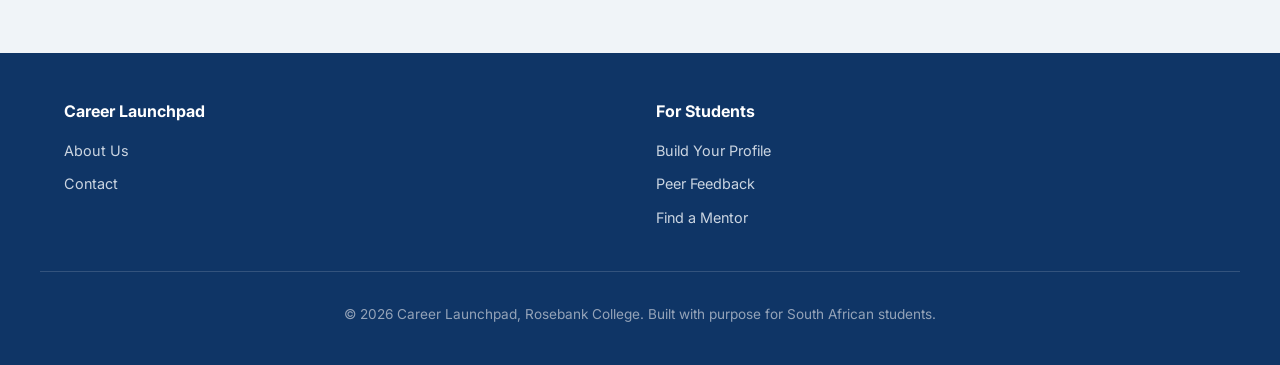
<file: profile-view.html>
﻿<!DOCTYPE html>
<html lang="en">
<head>
  <meta charset="UTF-8">
  <meta name="viewport" content="width=device-width, initial-scale=1.0">
  <title>Keith Ndebele, Profile, Career Launchpad</title>
  <link rel="stylesheet" href="styles.css">
</head>
<body>
  <a href="#main-content" class="skip-link">Skip to main content</a>

  <header class="site-header" role="banner">
    <div class="header-inner">
      <a href="index.html" class="logo" aria-label="Career Launchpad home">
        <svg viewBox="0 0 32 32" fill="none" aria-hidden="true">
          <path d="M16 2L2 12l14 10 14-10L16 2z" fill="#1a4b8c"/>
          <path d="M5 17v7c0 1 5 5 11 5s11-4 11-5v-7L16 24 5 17z" fill="#0f7a4e"/>
          <circle cx="28" cy="12" r="2" fill="#f59e0b"/>
          <line x1="28" y1="14" x2="28" y2="24" stroke="#f59e0b" stroke-width="2"/>
        </svg>
        Career Launchpad
      </a>
      <button class="nav-toggle" aria-expanded="false" aria-controls="main-nav" aria-label="Toggle navigation menu">
        <svg viewBox="0 0 24 24" fill="none" stroke="currentColor" stroke-width="2" aria-hidden="true"><path d="M3 6h18M3 12h18M3 18h18"/></svg>
      </button>
      <nav class="main-nav" id="main-nav" aria-label="Main navigation">
        <ul>
          <li><a href="index.html">Home</a></li>
          <li><a href="profile-builder.html">Profile Builder</a></li>
          <li><a href="resources.html">Career Resources</a></li>
          <li><a href="feedback-board.html">Feedback Board</a></li>
          <li><a href="mentorship.html">Mentorship</a></li>
          <li><a href="about.html">About</a></li>
          <li><a href="contact.html">Contact</a></li>
        </ul>
      </nav>
    </div>
  </header>

  <main id="main-content">
    <section class="section" style="padding-top:32px;">
      <div class="container" style="max-width:860px;">

        <!-- Profile Header -->
        <div class="profile-header-card">
          <div class="profile-avatar" aria-hidden="true">KN</div>
          <div class="profile-header-info">
            <h1>Keith Ndebele</h1>
            <p>BSc Information Technology &middot; Rosebank College</p>
            <p style="margin:0;font-size:0.9rem;opacity:0.8;">Student Number: ST10447272 &middot; 3rd Year</p>
          </div>
        </div>

        <!-- Share Bar -->
        <div class="share-bar" aria-label="Share your profile">
          <span>Share your profile:</span>
          <a href="#" class="btn btn-primary btn-sm" aria-label="Share on LinkedIn">
            <svg width="16" height="16" viewBox="0 0 24 24" fill="currentColor" aria-hidden="true"><path d="M20.447 20.452h-3.554v-5.569c0-1.328-.027-3.037-1.852-3.037-1.853 0-2.136 1.445-2.136 2.939v5.667H9.351V9h3.414v1.561h.046c.477-.9 1.637-1.85 3.37-1.85 3.601 0 4.267 2.37 4.267 5.455v6.286zM5.337 7.433a2.062 2.062 0 0 1-2.063-2.065 2.064 2.064 0 1 1 2.063 2.065zm1.782 13.019H3.555V9h3.564v11.452zM22.225 0H1.771C.792 0 0 .774 0 1.729v20.542C0 23.227.792 24 1.771 24h20.451C23.2 24 24 23.227 24 22.271V1.729C24 .774 23.2 0 22.222 0h.003z"/></svg>
            LinkedIn
          </a>
          <a href="#" class="btn btn-secondary btn-sm" aria-label="Share on WhatsApp">
            <svg width="16" height="16" viewBox="0 0 24 24" fill="currentColor" aria-hidden="true"><path d="M17.472 14.382c-.297-.149-1.758-.867-2.03-.967-.273-.099-.471-.148-.67.15-.197.297-.767.966-.94 1.164-.173.199-.347.223-.644.075-.297-.15-1.255-.463-2.39-1.475-.883-.788-1.48-1.761-1.653-2.059-.173-.297-.018-.458.13-.606.134-.133.298-.347.446-.52.149-.174.198-.298.298-.497.099-.198.05-.371-.025-.52-.075-.149-.669-1.612-.916-2.207-.242-.579-.487-.5-.669-.51-.173-.008-.371-.01-.57-.01-.198 0-.52.074-.792.372-.272.297-1.04 1.016-1.04 2.479 0 1.462 1.065 2.875 1.213 3.074.149.198 2.096 3.2 5.077 4.487.709.306 1.262.489 1.694.625.712.227 1.36.195 1.871.118.571-.085 1.758-.719 2.006-1.413.248-.694.248-1.289.173-1.413-.074-.124-.272-.198-.57-.347m-5.421 7.403h-.004a9.87 9.87 0 0 1-5.031-1.378l-.361-.214-3.741.982.998-3.648-.235-.374a9.86 9.86 0 0 1-1.51-5.26c.001-5.45 4.436-9.884 9.888-9.884 2.64 0 5.122 1.03 6.988 2.898a9.825 9.825 0 0 1 2.893 6.994c-.003 5.45-4.437 9.884-9.885 9.884m8.413-18.297A11.815 11.815 0 0 0 12.05 0C5.495 0 .16 5.335.157 11.892c0 2.096.547 4.142 1.588 5.945L.057 24l6.305-1.654a11.882 11.882 0 0 0 5.683 1.448h.005c6.554 0 11.89-5.335 11.893-11.893a11.821 11.821 0 0 0-3.48-8.413z"/></svg>
            WhatsApp
          </a>
          <div class="share-link-box">
            <code id="profile-url">careerlaunched.co.za/keith-ndebele</code>
            <button id="copy-profile-link" class="copy-btn" aria-label="Copy profile link">
              <svg width="18" height="18" viewBox="0 0 24 24" fill="none" stroke="currentColor" stroke-width="2" aria-hidden="true"><rect x="9" y="9" width="13" height="13" rx="2" ry="2"/><path d="M5 15H4a2 2 0 0 1-2-2V4a2 2 0 0 1 2-2h9a2 2 0 0 1 2 2v1"/></svg>
            </button>
          </div>
        </div>

        <!-- Education Section -->
        <div class="profile-section">
          <h2>
            <svg width="20" height="20" viewBox="0 0 24 24" fill="none" stroke="currentColor" stroke-width="2" style="vertical-align:middle;margin-right:8px;" aria-hidden="true"><path d="M22 10v6M2 10l10-5 10 5-10 5z"/><path d="M6 12v5c0 1.1 2.7 3 6 3s6-1.9 6-3v-5"/></svg>
            Education
          </h2>
          <div style="display:flex;gap:24px;flex-wrap:wrap;">
            <div>
              <strong>Rosebank College</strong>
              <p style="color:var(--text-light);margin:4px 0;">BSc Information Technology</p>
            </div>
            <div>
              <span class="badge badge-blue">3rd Year</span>
            </div>
            <div>
              <span style="font-size:0.9rem;color:var(--text-light);">Average: <strong>72%</strong></span>
            </div>
          </div>
        </div>

        <!-- Skills Section -->
        <div class="profile-section">
          <h2>
            <svg width="20" height="20" viewBox="0 0 24 24" fill="none" stroke="currentColor" stroke-width="2" style="vertical-align:middle;margin-right:8px;" aria-hidden="true"><polygon points="12 2 15.09 8.26 22 9.27 17 14.14 18.18 21.02 12 17.77 5.82 21.02 7 14.14 2 9.27 8.91 8.26 12 2"/></svg>
            Skills
          </h2>
          <h4 style="font-size:0.9rem;color:var(--text-light);margin-bottom:8px;">Technical</h4>
          <div class="tags-container" style="margin-bottom:16px;">
            <span class="tag">Python</span>
            <span class="tag">JavaScript</span>
            <span class="tag">SQL</span>
            <span class="tag">UI/UX Design</span>
            <span class="tag">HTML/CSS</span>
            <span class="tag">Git</span>
          </div>
          <h4 style="font-size:0.9rem;color:var(--text-light);margin-bottom:8px;">Soft Skills</h4>
          <div class="tags-container">
            <span class="tag green">Communication</span>
            <span class="tag green">Teamwork</span>
            <span class="tag green">Problem Solving</span>
            <span class="tag green">Time Management</span>
          </div>
        </div>

        <!-- Portfolio Section -->
        <div class="profile-section">
          <h2>
            <svg width="20" height="20" viewBox="0 0 24 24" fill="none" stroke="currentColor" stroke-width="2" style="vertical-align:middle;margin-right:8px;" aria-hidden="true"><path d="M22 19a2 2 0 0 1-2 2H4a2 2 0 0 1-2-2V5a2 2 0 0 1 2-2h5l2 3h9a2 2 0 0 1 2 2z"/></svg>
            Portfolio
          </h2>
          <div style="margin-bottom:12px;">
            <div class="project-link-item">
              <span aria-hidden="true">📄</span>
              <span><strong>CV:</strong> Keith_Ndebele_CV_2026.pdf</span>
              <span class="badge badge-green" style="margin-left:auto;">Uploaded</span>
            </div>
          </div>
          <h4 style="font-size:0.9rem;color:var(--text-light);margin-bottom:8px;">Project Links</h4>
          <div class="project-link-item">
            <span aria-hidden="true">🔗</span>
            <a href="#">https://github.com/keith-ndebele/portfolio-app</a>
          </div>
          <div class="project-link-item">
            <span aria-hidden="true">🔗</span>
            <a href="#">https://github.com/keith-ndebele/budget-tracker</a>
          </div>
        </div>

        <!-- Personal Statement -->
        <div class="profile-section">
          <h2>
            <svg width="20" height="20" viewBox="0 0 24 24" fill="none" stroke="currentColor" stroke-width="2" style="vertical-align:middle;margin-right:8px;" aria-hidden="true"><path d="M12 20h9"/><path d="M16.5 3.5a2.121 2.121 0 0 1 3 3L7 19l-4 1 1-4L16.5 3.5z"/></svg>
            Personal Statement
          </h2>
          <p style="font-size:1.05rem;line-height:1.8;color:var(--text);">
            I'm a third-year BSc IT student at Rosebank College with a passion for building user-friendly software. Coming from Johannesburg, I've seen how technology can bridge gaps in our communities. I'm eager to contribute to South Africa's growing tech industry and bring both technical skill and a deep understanding of local needs to every project I take on.
          </p>
        </div>

        <!-- Edit Button -->
        <div style="text-align:center;margin-top:32px;">
          <a href="profile-builder.html" class="btn btn-outline">
            <svg width="18" height="18" viewBox="0 0 24 24" fill="none" stroke="currentColor" stroke-width="2" aria-hidden="true"><path d="M11 4H4a2 2 0 0 0-2 2v14a2 2 0 0 0 2 2h14a2 2 0 0 0 2-2v-7"/><path d="M18.5 2.5a2.121 2.121 0 0 1 3 3L12 15l-4 1 1-4 9.5-9.5z"/></svg>
            Edit Profile
          </a>
        </div>

      </div>
    </section>
  </main>

  <footer class="site-footer" role="contentinfo">
    <div class="footer-grid">
      <div class="footer-col">
        <h4>Career Launchpad</h4>
        <ul><li><a href="about.html">About Us</a></li><li><a href="contact.html">Contact</a></li></ul>
      </div>
      <div class="footer-col">
        <h4>For Students</h4>
        <ul><li><a href="profile-builder.html">Build Your Profile</a></li><li><a href="feedback-board.html">Peer Feedback</a></li><li><a href="mentorship.html">Find a Mentor</a></li></ul>
      </div>
    </div>
    <div class="footer-bottom">
      <p>&copy; 2026 Career Launchpad, Rosebank College. Built with purpose for South African students.</p>
    </div>
  </footer>

  <script src="main.js"></script>
</body>
</html>
</file>
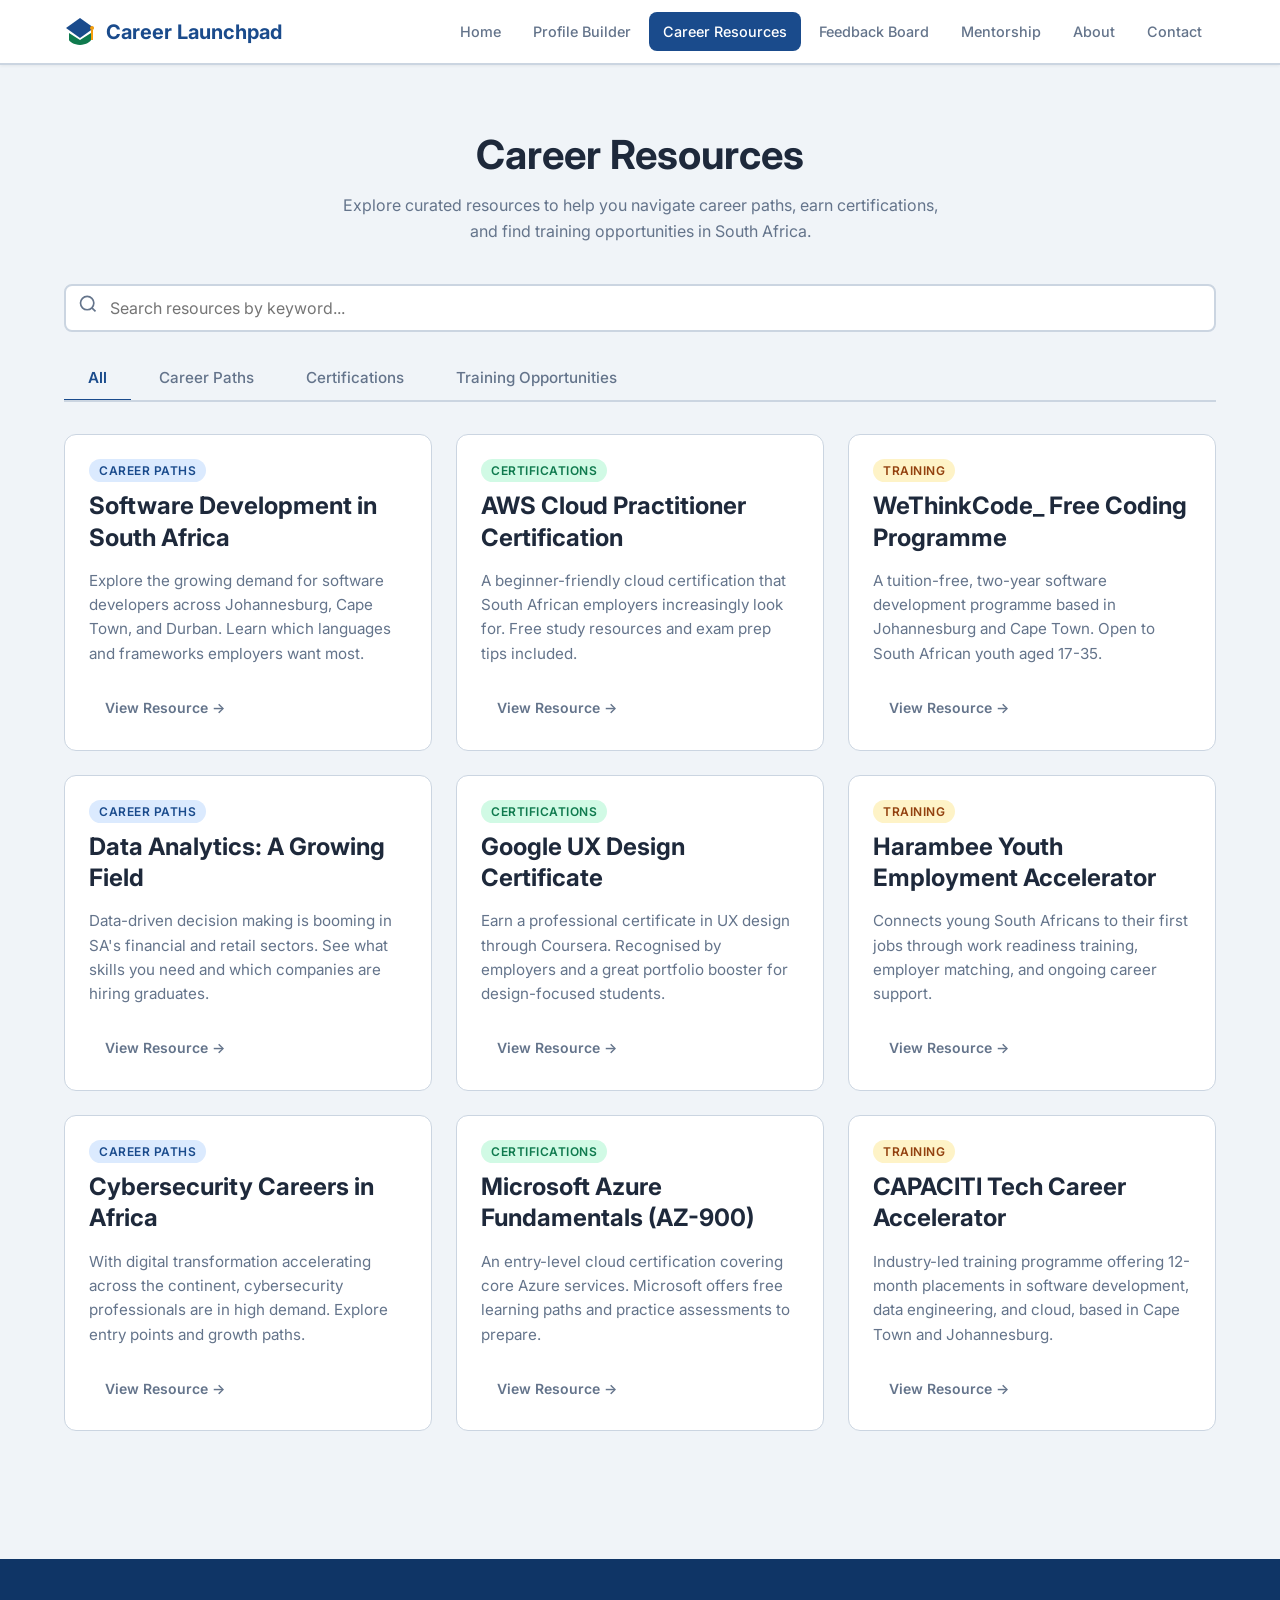
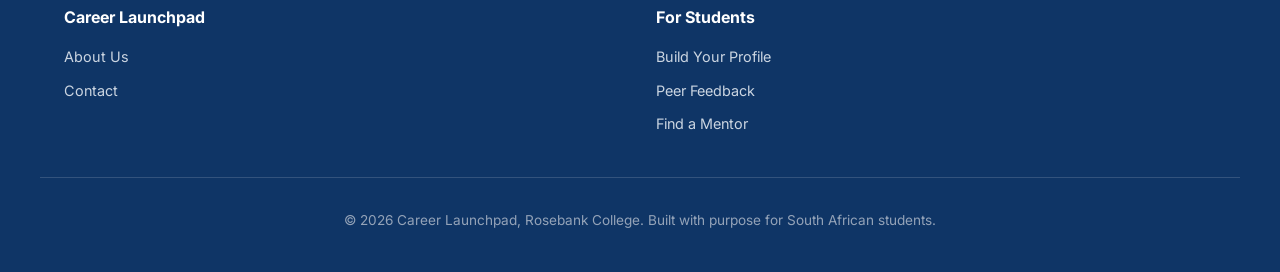
<file: resources.html>
﻿<!DOCTYPE html>
<html lang="en">
<head>
  <meta charset="UTF-8">
  <meta name="viewport" content="width=device-width, initial-scale=1.0">
  <title>Career Resources, Career Launchpad</title>
  <link rel="stylesheet" href="styles.css">
</head>
<body>
  <a href="#main-content" class="skip-link">Skip to main content</a>

  <header class="site-header" role="banner">
    <div class="header-inner">
      <a href="index.html" class="logo" aria-label="Career Launchpad home">
        <svg viewBox="0 0 32 32" fill="none" aria-hidden="true">
          <path d="M16 2L2 12l14 10 14-10L16 2z" fill="#1a4b8c"/>
          <path d="M5 17v7c0 1 5 5 11 5s11-4 11-5v-7L16 24 5 17z" fill="#0f7a4e"/>
          <circle cx="28" cy="12" r="2" fill="#f59e0b"/>
          <line x1="28" y1="14" x2="28" y2="24" stroke="#f59e0b" stroke-width="2"/>
        </svg>
        Career Launchpad
      </a>
      <button class="nav-toggle" aria-expanded="false" aria-controls="main-nav" aria-label="Toggle navigation menu">
        <svg viewBox="0 0 24 24" fill="none" stroke="currentColor" stroke-width="2" aria-hidden="true"><path d="M3 6h18M3 12h18M3 18h18"/></svg>
      </button>
      <nav class="main-nav" id="main-nav" aria-label="Main navigation">
        <ul>
          <li><a href="index.html">Home</a></li>
          <li><a href="profile-builder.html">Profile Builder</a></li>
          <li><a href="resources.html" class="active" aria-current="page">Career Resources</a></li>
          <li><a href="feedback-board.html">Feedback Board</a></li>
          <li><a href="mentorship.html">Mentorship</a></li>
          <li><a href="about.html">About</a></li>
          <li><a href="contact.html">Contact</a></li>
        </ul>
      </nav>
    </div>
  </header>

  <main id="main-content">
    <section class="section">
      <div class="container">
        <h1 class="section-title">Career Resources</h1>
        <p class="section-subtitle">Explore curated resources to help you navigate career paths, earn certifications, and find training opportunities in South Africa.</p>

        <!-- Search Bar -->
        <div class="search-bar">
          <span class="search-icon" aria-hidden="true">
            <svg width="20" height="20" viewBox="0 0 24 24" fill="none" stroke="currentColor" stroke-width="2"><circle cx="11" cy="11" r="8"/><line x1="21" y1="21" x2="16.65" y2="16.65"/></svg>
          </span>
          <label for="resource-search" class="sr-only" style="position:absolute;width:1px;height:1px;overflow:hidden;clip:rect(0,0,0,0);">Search resources</label>
          <input type="search" id="resource-search" class="form-input" placeholder="Search resources by keyword...">
        </div>

        <!-- Filter Tabs -->
        <div class="tabs resource-tabs" role="tablist" aria-label="Filter resources by category">
          <button class="tab-btn active" data-filter="all" role="tab" aria-selected="true">All</button>
          <button class="tab-btn" data-filter="career-paths" role="tab" aria-selected="false">Career Paths</button>
          <button class="tab-btn" data-filter="certifications" role="tab" aria-selected="false">Certifications</button>
          <button class="tab-btn" data-filter="training" role="tab" aria-selected="false">Training Opportunities</button>
        </div>

        <!-- Resource Cards Grid -->
        <div class="grid-3" id="resources-grid">

          <article class="card resource-card" data-category="career-paths">
            <div class="card-body">
              <span class="badge badge-blue">Career Paths</span>
              <h3>Software Development in South Africa</h3>
              <p>Explore the growing demand for software developers across Johannesburg, Cape Town, and Durban. Learn which languages and frameworks employers want most.</p>
              <a href="#" class="btn btn-ghost btn-sm">View Resource &rarr;</a>
            </div>
          </article>

          <article class="card resource-card" data-category="certifications">
            <div class="card-body">
              <span class="badge badge-green">Certifications</span>
              <h3>AWS Cloud Practitioner Certification</h3>
              <p>A beginner-friendly cloud certification that South African employers increasingly look for. Free study resources and exam prep tips included.</p>
              <a href="#" class="btn btn-ghost btn-sm">View Resource &rarr;</a>
            </div>
          </article>

          <article class="card resource-card" data-category="training">
            <div class="card-body">
              <span class="badge badge-gold">Training</span>
              <h3>WeThinkCode_ Free Coding Programme</h3>
              <p>A tuition-free, two-year software development programme based in Johannesburg and Cape Town. Open to South African youth aged 17-35.</p>
              <a href="#" class="btn btn-ghost btn-sm">View Resource &rarr;</a>
            </div>
          </article>

          <article class="card resource-card" data-category="career-paths">
            <div class="card-body">
              <span class="badge badge-blue">Career Paths</span>
              <h3>Data Analytics: A Growing Field</h3>
              <p>Data-driven decision making is booming in SA's financial and retail sectors. See what skills you need and which companies are hiring graduates.</p>
              <a href="#" class="btn btn-ghost btn-sm">View Resource &rarr;</a>
            </div>
          </article>

          <article class="card resource-card" data-category="certifications">
            <div class="card-body">
              <span class="badge badge-green">Certifications</span>
              <h3>Google UX Design Certificate</h3>
              <p>Earn a professional certificate in UX design through Coursera. Recognised by employers and a great portfolio booster for design-focused students.</p>
              <a href="#" class="btn btn-ghost btn-sm">View Resource &rarr;</a>
            </div>
          </article>

          <article class="card resource-card" data-category="training">
            <div class="card-body">
              <span class="badge badge-gold">Training</span>
              <h3>Harambee Youth Employment Accelerator</h3>
              <p>Connects young South Africans to their first jobs through work readiness training, employer matching, and ongoing career support.</p>
              <a href="#" class="btn btn-ghost btn-sm">View Resource &rarr;</a>
            </div>
          </article>

          <article class="card resource-card" data-category="career-paths">
            <div class="card-body">
              <span class="badge badge-blue">Career Paths</span>
              <h3>Cybersecurity Careers in Africa</h3>
              <p>With digital transformation accelerating across the continent, cybersecurity professionals are in high demand. Explore entry points and growth paths.</p>
              <a href="#" class="btn btn-ghost btn-sm">View Resource &rarr;</a>
            </div>
          </article>

          <article class="card resource-card" data-category="certifications">
            <div class="card-body">
              <span class="badge badge-green">Certifications</span>
              <h3>Microsoft Azure Fundamentals (AZ-900)</h3>
              <p>An entry-level cloud certification covering core Azure services. Microsoft offers free learning paths and practice assessments to prepare.</p>
              <a href="#" class="btn btn-ghost btn-sm">View Resource &rarr;</a>
            </div>
          </article>

          <article class="card resource-card" data-category="training">
            <div class="card-body">
              <span class="badge badge-gold">Training</span>
              <h3>CAPACITI Tech Career Accelerator</h3>
              <p>Industry-led training programme offering 12-month placements in software development, data engineering, and cloud, based in Cape Town and Johannesburg.</p>
              <a href="#" class="btn btn-ghost btn-sm">View Resource &rarr;</a>
            </div>
          </article>

        </div>
      </div>
    </section>
  </main>

  <footer class="site-footer" role="contentinfo">
    <div class="footer-grid">
      <div class="footer-col">
        <h4>Career Launchpad</h4>
        <ul><li><a href="about.html">About Us</a></li><li><a href="contact.html">Contact</a></li></ul>
      </div>
      <div class="footer-col">
        <h4>For Students</h4>
        <ul><li><a href="profile-builder.html">Build Your Profile</a></li><li><a href="feedback-board.html">Peer Feedback</a></li><li><a href="mentorship.html">Find a Mentor</a></li></ul>
      </div>
    </div>
    <div class="footer-bottom">
      <p>&copy; 2026 Career Launchpad, Rosebank College. Built with purpose for South African students.</p>
    </div>
  </footer>

  <script src="main.js"></script>
</body>
</html>
</file>
<file: styles.css>
﻿/* ============================================
   Career Launchpad, Shared Stylesheet
   Rosebank College Student Professional Platform
   ============================================ */

@import url('https://fonts.googleapis.com/css2?family=Inter:wght@400;500;600;700&display=swap');

/* --- Design Tokens --- */
:root {
  --primary: #1a4b8c;
  --primary-light: #2563a8;
  --primary-dark: #0f3566;
  --secondary: #0f7a4e;
  --secondary-light: #12956b;
  --accent: #f59e0b;
  --accent-light: #fbbf24;
  --success: #10b981;
  --error: #ef4444;
  --bg: #f0f4f8;
  --surface: #ffffff;
  --text: #1e293b;
  --text-light: #64748b;
  --border: #cbd5e1;
  --shadow: 0 4px 6px -1px rgba(0,0,0,0.1);
  --shadow-lg: 0 10px 25px -3px rgba(0,0,0,0.12);
  --radius: 8px;
  --radius-lg: 12px;
  --transition: 0.2s ease;
}

/* --- Reset & Base --- */
*, *::before, *::after {
  box-sizing: border-box;
  margin: 0;
  padding: 0;
}

html {
  scroll-behavior: smooth;
}

body {
  font-family: 'Inter', sans-serif;
  font-size: 16px;
  line-height: 1.6;
  color: var(--text);
  background: var(--bg);
  min-height: 100vh;
  display: flex;
  flex-direction: column;
}

main {
  flex: 1;
}

img {
  max-width: 100%;
  height: auto;
}

a {
  color: var(--primary);
  text-decoration: none;
  transition: color var(--transition);
}

a:hover {
  color: var(--primary-light);
}

h1, h2, h3, h4, h5, h6 {
  font-weight: 700;
  line-height: 1.3;
  color: var(--text);
}

h1 { font-size: 2.5rem; }
h2 { font-size: 2rem; }
h3 { font-size: 1.5rem; }
h4 { font-size: 1.25rem; }

p { margin-bottom: 1rem; }

/* --- Skip to Main Content (WCAG) --- */
.skip-link {
  position: absolute;
  top: -100%;
  left: 16px;
  background: var(--primary);
  color: #fff;
  padding: 12px 24px;
  border-radius: var(--radius);
  z-index: 10000;
  font-weight: 600;
  transition: top 0.2s;
}

.skip-link:focus {
  top: 16px;
  color: #fff;
}

/* --- Focus Visible (WCAG keyboard nav) --- */
:focus-visible {
  outline: 3px solid var(--accent);
  outline-offset: 2px;
  border-radius: 2px;
}

/* --- Container --- */
.container {
  width: 100%;
  max-width: 1200px;
  margin: 0 auto;
  padding: 0 24px;
}

.container-sm {
  max-width: 720px;
  margin: 0 auto;
  padding: 0 24px;
}

/* ============================================
   HEADER & NAVIGATION
   ============================================ */
.site-header {
  background: var(--surface);
  border-bottom: 2px solid var(--border);
  position: sticky;
  top: 0;
  z-index: 1000;
  box-shadow: 0 1px 3px rgba(0,0,0,0.06);
}

.header-inner {
  display: flex;
  align-items: center;
  justify-content: space-between;
  padding: 12px 24px;
  max-width: 1200px;
  margin: 0 auto;
}

.logo {
  display: flex;
  align-items: center;
  gap: 10px;
  font-size: 1.25rem;
  font-weight: 700;
  color: var(--primary);
  text-decoration: none;
}

.logo:hover { color: var(--primary-dark); }

.logo svg {
  width: 32px;
  height: 32px;
  flex-shrink: 0;
}

.nav-toggle {
  display: none;
  background: none;
  border: none;
  cursor: pointer;
  padding: 8px;
  color: var(--text);
}

.nav-toggle svg { width: 28px; height: 28px; }

.main-nav ul {
  display: flex;
  list-style: none;
  gap: 4px;
  align-items: center;
}

.main-nav a {
  display: block;
  padding: 8px 14px;
  border-radius: var(--radius);
  font-size: 0.9rem;
  font-weight: 500;
  color: var(--text-light);
  transition: background var(--transition), color var(--transition);
}

.main-nav a:hover {
  background: var(--bg);
  color: var(--primary);
}

.main-nav a.active {
  background: var(--primary);
  color: #fff;
}

.main-nav a.active:hover {
  background: var(--primary-light);
  color: #fff;
}

/* Mobile nav */
@media (max-width: 900px) {
  .nav-toggle { display: block; }

  .main-nav {
    display: none;
    position: absolute;
    top: 100%;
    left: 0;
    right: 0;
    background: var(--surface);
    border-bottom: 2px solid var(--border);
    box-shadow: var(--shadow);
    padding: 12px;
  }

  .main-nav.open { display: block; }

  .main-nav ul {
    flex-direction: column;
    gap: 2px;
  }

  .main-nav a {
    padding: 12px 16px;
    font-size: 1rem;
  }
}

/* ============================================
   FOOTER
   ============================================ */
.site-footer {
  background: var(--primary-dark);
  color: #e2e8f0;
  padding: 48px 0 24px;
  margin-top: 64px;
}

.footer-grid {
  display: grid;
  grid-template-columns: repeat(auto-fit, minmax(200px, 1fr));
  gap: 32px;
  max-width: 1200px;
  margin: 0 auto;
  padding: 0 24px;
}

.footer-col h4 {
  color: #fff;
  margin-bottom: 16px;
  font-size: 1rem;
}

.footer-col ul {
  list-style: none;
}

.footer-col li {
  margin-bottom: 8px;
}

.footer-col a {
  color: #cbd5e1;
  font-size: 0.9rem;
}

.footer-col a:hover {
  color: var(--accent);
}

.footer-bottom {
  text-align: center;
  padding-top: 32px;
  margin-top: 32px;
  border-top: 1px solid rgba(255,255,255,0.15);
  font-size: 0.85rem;
  color: #94a3b8;
  max-width: 1200px;
  margin-left: auto;
  margin-right: auto;
  padding-left: 24px;
  padding-right: 24px;
}

/* ============================================
   BUTTONS
   ============================================ */
.btn {
  display: inline-flex;
  align-items: center;
  gap: 8px;
  padding: 12px 24px;
  border: none;
  border-radius: var(--radius);
  font-family: 'Inter', sans-serif;
  font-size: 1rem;
  font-weight: 600;
  cursor: pointer;
  transition: background var(--transition), transform var(--transition), box-shadow var(--transition);
  text-decoration: none;
  line-height: 1.4;
}

.btn:hover { transform: translateY(-1px); box-shadow: var(--shadow); }
.btn:active { transform: translateY(0); }

.btn-primary {
  background: var(--primary);
  color: #fff;
}
.btn-primary:hover { background: var(--primary-light); color: #fff; }

.btn-secondary {
  background: var(--secondary);
  color: #fff;
}
.btn-secondary:hover { background: var(--secondary-light); color: #fff; }

.btn-accent {
  background: var(--accent);
  color: var(--text);
}
.btn-accent:hover { background: var(--accent-light); }

.btn-outline {
  background: transparent;
  color: var(--primary);
  border: 2px solid var(--primary);
}
.btn-outline:hover { background: var(--primary); color: #fff; }

.btn-ghost {
  background: transparent;
  color: var(--text-light);
  padding: 8px 16px;
}
.btn-ghost:hover { background: var(--bg); color: var(--text); }

.btn-sm { padding: 8px 16px; font-size: 0.875rem; }
.btn-lg { padding: 16px 32px; font-size: 1.125rem; }

.btn:disabled, .btn.disabled {
  opacity: 0.5;
  cursor: not-allowed;
  transform: none !important;
  box-shadow: none !important;
}

/* ============================================
   CARDS
   ============================================ */
.card {
  background: var(--surface);
  border-radius: var(--radius-lg);
  border: 1px solid var(--border);
  overflow: hidden;
  transition: box-shadow var(--transition), transform var(--transition);
}

.card:hover {
  box-shadow: var(--shadow-lg);
  transform: translateY(-2px);
}

.card-body {
  padding: 24px;
}

.card-body h3 {
  margin-bottom: 8px;
}

.card-body p {
  color: var(--text-light);
  font-size: 0.95rem;
}

.card-icon {
  width: 48px;
  height: 48px;
  border-radius: var(--radius);
  display: flex;
  align-items: center;
  justify-content: center;
  margin-bottom: 16px;
  font-size: 1.5rem;
}

.card-icon.blue { background: #dbeafe; color: var(--primary); }
.card-icon.green { background: #d1fae5; color: var(--secondary); }
.card-icon.gold { background: #fef3c7; color: #b45309; }

/* ============================================
   FORMS
   ============================================ */
.form-group {
  margin-bottom: 20px;
}

.form-group label {
  display: block;
  font-weight: 600;
  font-size: 0.9rem;
  color: var(--text);
  margin-bottom: 6px;
}

.form-group .hint {
  display: block;
  font-size: 0.8rem;
  color: var(--text-light);
  margin-bottom: 6px;
}

.form-input {
  width: 100%;
  padding: 12px 16px;
  border: 2px solid var(--border);
  border-radius: var(--radius);
  font-family: 'Inter', sans-serif;
  font-size: 1rem;
  color: var(--text);
  background: var(--surface);
  transition: border-color var(--transition), box-shadow var(--transition);
}

.form-input:focus {
  outline: none;
  border-color: var(--primary);
  box-shadow: 0 0 0 3px rgba(26, 75, 140, 0.15);
}

.form-input.valid {
  border-color: var(--success);
}

.form-input.invalid {
  border-color: var(--error);
}

.validation-icon {
  position: absolute;
  right: 12px;
  top: 50%;
  transform: translateY(-50%);
  font-size: 1.2rem;
  pointer-events: none;
}

.input-wrapper {
  position: relative;
}

.field-error {
  display: flex;
  align-items: center;
  gap: 6px;
  color: var(--error);
  font-size: 0.8rem;
  margin-top: 4px;
  font-weight: 500;
}

.field-error::before {
  content: "!";
  display: inline-flex;
  align-items: center;
  justify-content: center;
  width: 16px;
  height: 16px;
  background: var(--error);
  color: #fff;
  border-radius: 50%;
  font-size: 0.65rem;
  font-weight: 700;
  flex-shrink: 0;
}

.field-success {
  display: flex;
  align-items: center;
  gap: 6px;
  color: var(--success);
  font-size: 0.8rem;
  margin-top: 4px;
  font-weight: 500;
}

textarea.form-input {
  min-height: 120px;
  resize: vertical;
}

select.form-input {
  appearance: none;
  background-image: url("data:image/svg+xml,%3Csvg xmlns='http://www.w3.org/2000/svg' width='12' height='12' viewBox='0 0 12 12'%3E%3Cpath fill='%2364748b' d='M6 8L1 3h10z'/%3E%3C/svg%3E");
  background-repeat: no-repeat;
  background-position: right 14px center;
  padding-right: 40px;
}

/* ============================================
   HERO SECTION
   ============================================ */
.hero {
  background: linear-gradient(135deg, var(--primary-dark) 0%, var(--primary) 50%, var(--secondary) 100%);
  color: #fff;
  padding: 80px 0;
  text-align: center;
}

.hero h1 {
  color: #fff;
  font-size: 3rem;
  margin-bottom: 16px;
}

.hero p {
  font-size: 1.2rem;
  color: rgba(255,255,255,0.9);
  max-width: 640px;
  margin: 0 auto 32px;
}

.hero-buttons {
  display: flex;
  gap: 16px;
  justify-content: center;
  flex-wrap: wrap;
}

.hero .btn-accent { color: var(--primary-dark); }

.hero-stat {
  display: inline-block;
  background: rgba(255,255,255,0.15);
  padding: 8px 20px;
  border-radius: 50px;
  font-size: 0.9rem;
  margin-bottom: 24px;
  backdrop-filter: blur(4px);
}

/* ============================================
   SECTION STYLES
   ============================================ */
.section {
  padding: 64px 0;
}

.section-title {
  text-align: center;
  margin-bottom: 12px;
}

.section-subtitle {
  text-align: center;
  color: var(--text-light);
  max-width: 600px;
  margin: 0 auto 40px;
}

/* ============================================
   GRID LAYOUTS
   ============================================ */
.grid-3 {
  display: grid;
  grid-template-columns: repeat(auto-fit, minmax(300px, 1fr));
  gap: 24px;
}

.grid-2 {
  display: grid;
  grid-template-columns: repeat(auto-fit, minmax(320px, 1fr));
  gap: 24px;
}

.grid-4 {
  display: grid;
  grid-template-columns: repeat(auto-fit, minmax(250px, 1fr));
  gap: 24px;
}

/* ============================================
   TAGS / CHIPS
   ============================================ */
.tag {
  display: inline-flex;
  align-items: center;
  gap: 4px;
  padding: 4px 12px;
  border-radius: 50px;
  font-size: 0.8rem;
  font-weight: 500;
  background: #dbeafe;
  color: var(--primary);
}

.tag.green { background: #d1fae5; color: var(--secondary); }
.tag.gold { background: #fef3c7; color: #92400e; }
.tag.removable { padding-right: 6px; }

.tag .remove-tag {
  display: inline-flex;
  align-items: center;
  justify-content: center;
  width: 18px;
  height: 18px;
  border-radius: 50%;
  background: rgba(0,0,0,0.1);
  border: none;
  cursor: pointer;
  font-size: 0.7rem;
  color: inherit;
  line-height: 1;
  padding: 0;
}

.tag .remove-tag:hover { background: rgba(0,0,0,0.2); }

.tags-container {
  display: flex;
  flex-wrap: wrap;
  gap: 8px;
}

/* ============================================
   BADGE
   ============================================ */
.badge {
  display: inline-block;
  padding: 2px 10px;
  border-radius: 50px;
  font-size: 0.75rem;
  font-weight: 600;
  text-transform: uppercase;
  letter-spacing: 0.5px;
}

.badge-blue { background: #dbeafe; color: var(--primary); }
.badge-green { background: #d1fae5; color: var(--secondary); }
.badge-gold { background: #fef3c7; color: #92400e; }
.badge-purple { background: #ede9fe; color: #6d28d9; }

/* ============================================
   TABS
   ============================================ */
.tabs {
  display: flex;
  gap: 4px;
  border-bottom: 2px solid var(--border);
  margin-bottom: 32px;
  overflow-x: auto;
}

.tab-btn {
  padding: 12px 24px;
  border: none;
  background: none;
  font-family: 'Inter', sans-serif;
  font-size: 0.95rem;
  font-weight: 500;
  color: var(--text-light);
  cursor: pointer;
  border-bottom: 3px solid transparent;
  margin-bottom: -2px;
  transition: color var(--transition), border-color var(--transition);
  white-space: nowrap;
}

.tab-btn:hover { color: var(--primary); }

.tab-btn.active {
  color: var(--primary);
  border-bottom-color: var(--primary);
  font-weight: 600;
}

/* ============================================
   WIZARD / STEPPER
   ============================================ */
.wizard-steps {
  display: flex;
  justify-content: center;
  gap: 0;
  margin-bottom: 32px;
  overflow-x: auto;
  padding: 0 16px;
}

.wizard-step {
  display: flex;
  align-items: center;
  gap: 8px;
  padding: 12px 16px;
  font-size: 0.9rem;
  font-weight: 500;
  color: var(--text-light);
  position: relative;
  white-space: nowrap;
}

.wizard-step .step-num {
  display: inline-flex;
  align-items: center;
  justify-content: center;
  width: 32px;
  height: 32px;
  border-radius: 50%;
  background: var(--border);
  color: var(--text-light);
  font-weight: 700;
  font-size: 0.85rem;
  flex-shrink: 0;
  transition: background var(--transition), color var(--transition);
}

.wizard-step.active .step-num {
  background: var(--primary);
  color: #fff;
}

.wizard-step.completed .step-num {
  background: var(--success);
  color: #fff;
}

.wizard-step.active {
  color: var(--primary);
  font-weight: 600;
}

.wizard-step.completed {
  color: var(--success);
}

.wizard-step:not(:last-child)::after {
  content: '';
  width: 40px;
  height: 2px;
  background: var(--border);
  margin-left: 8px;
}

.wizard-step.completed:not(:last-child)::after {
  background: var(--success);
}

/* ============================================
   PROGRESS BAR
   ============================================ */
.progress-section {
  background: var(--surface);
  border: 1px solid var(--border);
  border-radius: var(--radius-lg);
  padding: 20px 24px;
  margin-bottom: 32px;
}

.progress-header {
  display: flex;
  justify-content: space-between;
  align-items: center;
  margin-bottom: 10px;
}

.progress-header span {
  font-weight: 600;
  font-size: 0.95rem;
}

.progress-percentage {
  color: var(--primary);
  font-weight: 700;
}

.progress-bar {
  width: 100%;
  height: 12px;
  background: var(--bg);
  border-radius: 50px;
  overflow: hidden;
}

.progress-fill {
  height: 100%;
  background: linear-gradient(90deg, var(--primary) 0%, var(--secondary) 100%);
  border-radius: 50px;
  transition: width 0.5s ease;
}

.progress-message {
  margin-top: 8px;
  font-size: 0.85rem;
  color: var(--text-light);
}

/* ============================================
   AUTO-SAVE INDICATOR
   ============================================ */
.autosave-indicator {
  display: flex;
  align-items: center;
  gap: 6px;
  font-size: 0.8rem;
  color: var(--text-light);
  padding: 6px 12px;
  border-radius: 50px;
  background: var(--bg);
  transition: all var(--transition);
}

.autosave-indicator.saving { color: var(--accent); }
.autosave-indicator.saved { color: var(--success); }

.autosave-dot {
  width: 8px;
  height: 8px;
  border-radius: 50%;
  background: var(--text-light);
}

.autosave-indicator.saving .autosave-dot {
  background: var(--accent);
  animation: pulse 1s infinite;
}

.autosave-indicator.saved .autosave-dot {
  background: var(--success);
}

@keyframes pulse {
  0%, 100% { opacity: 1; }
  50% { opacity: 0.3; }
}

/* ============================================
   DRAG & DROP UPLOAD ZONE
   ============================================ */
.upload-zone {
  border: 2px dashed var(--border);
  border-radius: var(--radius-lg);
  padding: 40px;
  text-align: center;
  transition: border-color var(--transition), background var(--transition);
  cursor: pointer;
}

.upload-zone:hover, .upload-zone.dragover {
  border-color: var(--primary);
  background: rgba(26, 75, 140, 0.04);
}

.upload-zone .upload-icon {
  font-size: 2.5rem;
  margin-bottom: 12px;
  color: var(--text-light);
}

.upload-zone p {
  color: var(--text-light);
  margin-bottom: 8px;
}

.upload-zone .upload-hint {
  font-size: 0.8rem;
  color: var(--text-light);
}

.upload-success {
  display: flex;
  align-items: center;
  gap: 8px;
  padding: 12px 16px;
  background: #d1fae5;
  border-radius: var(--radius);
  color: var(--secondary);
  font-weight: 500;
  margin-top: 12px;
}

/* ============================================
   DRAG REORDER LIST
   ============================================ */
.reorder-list {
  list-style: none;
}

.reorder-item {
  display: flex;
  align-items: center;
  gap: 12px;
  padding: 16px;
  background: var(--surface);
  border: 1px solid var(--border);
  border-radius: var(--radius);
  margin-bottom: 8px;
  cursor: grab;
  transition: box-shadow var(--transition), border-color var(--transition);
  user-select: none;
}

.reorder-item:hover {
  border-color: var(--primary);
}

.reorder-item.dragging {
  opacity: 0.5;
  box-shadow: var(--shadow-lg);
}

.reorder-item .drag-handle {
  color: var(--text-light);
  font-size: 1.2rem;
  cursor: grab;
  flex-shrink: 0;
}

.reorder-item .drag-handle:active { cursor: grabbing; }

/* ============================================
   MODAL
   ============================================ */
.modal-overlay {
  display: none;
  position: fixed;
  inset: 0;
  background: rgba(0,0,0,0.5);
  z-index: 5000;
  align-items: center;
  justify-content: center;
  padding: 24px;
}

.modal-overlay.open {
  display: flex;
}

.modal {
  background: var(--surface);
  border-radius: var(--radius-lg);
  width: 100%;
  max-width: 560px;
  max-height: 85vh;
  overflow-y: auto;
  box-shadow: var(--shadow-lg);
}

.modal-header {
  display: flex;
  justify-content: space-between;
  align-items: center;
  padding: 20px 24px;
  border-bottom: 1px solid var(--border);
}

.modal-header h3 { margin: 0; }

.modal-close {
  background: none;
  border: none;
  font-size: 1.5rem;
  cursor: pointer;
  color: var(--text-light);
  padding: 4px;
  line-height: 1;
}

.modal-close:hover { color: var(--text); }

.modal-body {
  padding: 24px;
}

.modal-footer {
  padding: 16px 24px;
  border-top: 1px solid var(--border);
  display: flex;
  justify-content: flex-end;
  gap: 12px;
}

/* ============================================
   TOAST NOTIFICATIONS
   ============================================ */
.toast-container {
  position: fixed;
  bottom: 24px;
  right: 24px;
  z-index: 9999;
  display: flex;
  flex-direction: column;
  gap: 12px;
}

.toast {
  background: var(--surface);
  border-radius: var(--radius);
  padding: 16px 20px;
  box-shadow: var(--shadow-lg);
  border-left: 4px solid var(--success);
  display: flex;
  align-items: center;
  gap: 12px;
  min-width: 300px;
  max-width: 420px;
  animation: slideIn 0.3s ease;
  font-size: 0.9rem;
}

.toast.error { border-left-color: var(--error); }
.toast.info { border-left-color: var(--primary); }

.toast-close {
  background: none;
  border: none;
  cursor: pointer;
  color: var(--text-light);
  margin-left: auto;
  padding: 4px;
  font-size: 1.1rem;
}

@keyframes slideIn {
  from { transform: translateX(100%); opacity: 0; }
  to { transform: translateX(0); opacity: 1; }
}

@keyframes slideOut {
  from { transform: translateX(0); opacity: 1; }
  to { transform: translateX(100%); opacity: 0; }
}

.toast.removing {
  animation: slideOut 0.3s ease forwards;
}

/* ============================================
   SLIDER / RANGE
   ============================================ */
.slider-group {
  margin-bottom: 20px;
}

.slider-group label {
  display: flex;
  justify-content: space-between;
  align-items: center;
  font-weight: 600;
  font-size: 0.9rem;
  margin-bottom: 8px;
}

.slider-value {
  background: var(--primary);
  color: #fff;
  padding: 2px 10px;
  border-radius: 50px;
  font-size: 0.8rem;
}

input[type="range"] {
  -webkit-appearance: none;
  width: 100%;
  height: 8px;
  background: var(--bg);
  border-radius: 50px;
  outline: none;
}

input[type="range"]::-webkit-slider-thumb {
  -webkit-appearance: none;
  width: 22px;
  height: 22px;
  background: var(--primary);
  border-radius: 50%;
  cursor: pointer;
  border: 3px solid #fff;
  box-shadow: 0 1px 4px rgba(0,0,0,0.2);
}

input[type="range"]:focus-visible::-webkit-slider-thumb {
  box-shadow: 0 0 0 3px var(--accent);
}

/* ============================================
   PROFILE VIEW
   ============================================ */
.profile-header-card {
  background: linear-gradient(135deg, var(--primary-dark), var(--primary));
  color: #fff;
  border-radius: var(--radius-lg);
  padding: 40px;
  display: flex;
  gap: 24px;
  align-items: center;
  margin-bottom: 32px;
}

.profile-avatar {
  width: 100px;
  height: 100px;
  border-radius: 50%;
  background: rgba(255,255,255,0.2);
  display: flex;
  align-items: center;
  justify-content: center;
  font-size: 2.5rem;
  color: #fff;
  flex-shrink: 0;
  border: 3px solid rgba(255,255,255,0.4);
}

.profile-header-info h1 {
  color: #fff;
  margin-bottom: 4px;
  font-size: 2rem;
}

.profile-header-info p {
  color: rgba(255,255,255,0.85);
  margin-bottom: 0;
}

.profile-section {
  background: var(--surface);
  border: 1px solid var(--border);
  border-radius: var(--radius-lg);
  padding: 28px;
  margin-bottom: 24px;
}

.profile-section h2 {
  font-size: 1.25rem;
  margin-bottom: 16px;
  padding-bottom: 12px;
  border-bottom: 2px solid var(--bg);
}

.share-bar {
  display: flex;
  align-items: center;
  gap: 12px;
  flex-wrap: wrap;
  padding: 20px 24px;
  background: var(--bg);
  border-radius: var(--radius-lg);
  margin-bottom: 24px;
}

.share-bar span { font-weight: 600; font-size: 0.9rem; }

.share-link-box {
  display: flex;
  align-items: center;
  gap: 8px;
  background: var(--surface);
  border: 1px solid var(--border);
  border-radius: var(--radius);
  padding: 8px 12px;
  flex: 1;
  min-width: 0;
}

.share-link-box code {
  font-size: 0.85rem;
  color: var(--primary);
  overflow: hidden;
  text-overflow: ellipsis;
  white-space: nowrap;
}

.copy-btn {
  background: none;
  border: none;
  cursor: pointer;
  color: var(--text-light);
  padding: 4px;
  flex-shrink: 0;
}

.copy-btn:hover { color: var(--primary); }

/* ============================================
   NOTIFICATION BANNER
   ============================================ */
.notification-banner {
  background: #dbeafe;
  border: 1px solid #93c5fd;
  border-radius: var(--radius);
  padding: 12px 20px;
  display: flex;
  align-items: center;
  gap: 10px;
  margin-bottom: 24px;
  font-size: 0.9rem;
}

.notification-banner a {
  font-weight: 600;
  text-decoration: underline;
}

/* ============================================
   CHARACTER COUNTER
   ============================================ */
.char-counter {
  text-align: right;
  font-size: 0.8rem;
  color: var(--text-light);
  margin-top: 4px;
}

.char-counter.warning { color: var(--accent); }
.char-counter.limit { color: var(--error); }

/* ============================================
   STEP CONTENT
   ============================================ */
.step-content {
  display: none;
}

.step-content.active {
  display: block;
}

.step-actions {
  display: flex;
  justify-content: space-between;
  margin-top: 32px;
  padding-top: 24px;
  border-top: 1px solid var(--border);
}

/* ============================================
   RESOURCE CARD
   ============================================ */
.resource-card .card-body {
  display: flex;
  flex-direction: column;
  gap: 8px;
}

.resource-card .badge {
  align-self: flex-start;
}

/* ============================================
   MENTOR CARD
   ============================================ */
.mentor-card {
  text-align: center;
}

.mentor-avatar {
  width: 80px;
  height: 80px;
  border-radius: 50%;
  background: var(--bg);
  display: flex;
  align-items: center;
  justify-content: center;
  font-size: 2rem;
  margin: 0 auto 16px;
  color: var(--primary);
}

.mentor-card h3 { font-size: 1.1rem; }

.mentor-role {
  color: var(--text-light);
  font-size: 0.9rem;
  margin-bottom: 12px;
}

/* ============================================
   Q&A THREAD
   ============================================ */
.qa-thread {
  background: var(--surface);
  border: 1px solid var(--border);
  border-radius: var(--radius-lg);
  padding: 24px;
  margin-bottom: 16px;
}

.qa-question {
  display: flex;
  gap: 12px;
  margin-bottom: 16px;
}

.qa-avatar {
  width: 36px;
  height: 36px;
  border-radius: 50%;
  background: var(--bg);
  display: flex;
  align-items: center;
  justify-content: center;
  flex-shrink: 0;
  font-size: 0.9rem;
  font-weight: 700;
  color: var(--primary);
}

.qa-answer {
  display: flex;
  gap: 12px;
  padding: 16px;
  background: var(--bg);
  border-radius: var(--radius);
  margin-left: 48px;
}

.qa-answer .qa-avatar {
  background: var(--primary);
  color: #fff;
}

.qa-meta {
  font-size: 0.8rem;
  color: var(--text-light);
  margin-top: 4px;
}

/* ============================================
   TEAM CARD
   ============================================ */
.team-card {
  text-align: center;
}

.team-avatar {
  width: 100px;
  height: 100px;
  border-radius: 50%;
  background: linear-gradient(135deg, var(--primary), var(--secondary));
  display: flex;
  align-items: center;
  justify-content: center;
  font-size: 2.5rem;
  color: #fff;
  margin: 0 auto 16px;
}

/* ============================================
   STAT CARDS
   ============================================ */
.stat-row {
  display: grid;
  grid-template-columns: repeat(auto-fit, minmax(180px, 1fr));
  gap: 20px;
  margin: 40px 0;
}

.stat-card {
  text-align: center;
  padding: 24px;
  background: var(--surface);
  border-radius: var(--radius-lg);
  border: 1px solid var(--border);
}

.stat-number {
  font-size: 2.5rem;
  font-weight: 700;
  color: var(--primary);
  line-height: 1;
  margin-bottom: 4px;
}

.stat-label {
  color: var(--text-light);
  font-size: 0.9rem;
}

/* ============================================
   AUTH TABS
   ============================================ */
.auth-tabs {
  display: flex;
  background: var(--bg);
  border-radius: var(--radius);
  padding: 4px;
  margin-bottom: 32px;
}

.auth-tab {
  flex: 1;
  padding: 12px;
  text-align: center;
  border: none;
  background: none;
  font-family: 'Inter', sans-serif;
  font-size: 1rem;
  font-weight: 600;
  color: var(--text-light);
  cursor: pointer;
  border-radius: 6px;
  transition: background var(--transition), color var(--transition);
}

.auth-tab.active {
  background: var(--surface);
  color: var(--primary);
  box-shadow: var(--shadow);
}

/* ============================================
   FEEDBACK CARD
   ============================================ */
.cv-submission {
  display: flex;
  align-items: center;
  justify-content: space-between;
  padding: 20px;
  background: var(--surface);
  border: 1px solid var(--border);
  border-radius: var(--radius-lg);
  margin-bottom: 16px;
  flex-wrap: wrap;
  gap: 12px;
}

.cv-info {
  display: flex;
  align-items: center;
  gap: 16px;
}

.cv-avatar {
  width: 48px;
  height: 48px;
  border-radius: 50%;
  background: var(--bg);
  display: flex;
  align-items: center;
  justify-content: center;
  font-weight: 700;
  color: var(--primary);
  flex-shrink: 0;
}

/* ============================================
   ADD SKILL INPUT
   ============================================ */
.add-skill-row {
  display: flex;
  gap: 8px;
  margin-top: 12px;
}

.add-skill-row .form-input {
  flex: 1;
}

/* ============================================
   PROJECT LINK ROW
   ============================================ */
.project-links-list {
  margin-top: 12px;
}

.project-link-item {
  display: flex;
  align-items: center;
  gap: 8px;
  padding: 8px 12px;
  background: var(--bg);
  border-radius: var(--radius);
  margin-bottom: 8px;
  font-size: 0.9rem;
}

.project-link-item .remove-link {
  background: none;
  border: none;
  color: var(--error);
  cursor: pointer;
  margin-left: auto;
  font-size: 1rem;
  padding: 2px;
}

/* ============================================
   CONTACT INFO SIDEBAR
   ============================================ */
.contact-info {
  background: var(--surface);
  border: 1px solid var(--border);
  border-radius: var(--radius-lg);
  padding: 28px;
}

.contact-info-item {
  display: flex;
  gap: 12px;
  margin-bottom: 20px;
}

.contact-info-item:last-child { margin-bottom: 0; }

.contact-icon {
  width: 40px;
  height: 40px;
  border-radius: var(--radius);
  background: var(--bg);
  display: flex;
  align-items: center;
  justify-content: center;
  flex-shrink: 0;
  font-size: 1.1rem;
}

/* ============================================
   SEARCH BAR
   ============================================ */
.search-bar {
  position: relative;
  margin-bottom: 24px;
}

.search-bar .form-input {
  padding-left: 44px;
}

.search-bar .search-icon {
  position: absolute;
  left: 14px;
  top: 50%;
  transform: translateY(-50%);
  color: var(--text-light);
  font-size: 1.1rem;
  pointer-events: none;
}

/* ============================================
   SUCCESS MESSAGE
   ============================================ */
.success-message {
  text-align: center;
  padding: 48px 24px;
}

.success-message .success-icon {
  width: 72px;
  height: 72px;
  border-radius: 50%;
  background: #d1fae5;
  color: var(--success);
  display: flex;
  align-items: center;
  justify-content: center;
  font-size: 2rem;
  margin: 0 auto 20px;
}

/* ============================================
   PROFILE MINI CARD (homepage)
   ============================================ */
.profile-mini-card {
  display: flex;
  align-items: center;
  gap: 16px;
}

.profile-mini-card .mini-avatar {
  width: 56px;
  height: 56px;
  border-radius: 50%;
  background: linear-gradient(135deg, var(--primary), var(--secondary));
  color: #fff;
  display: flex;
  align-items: center;
  justify-content: center;
  font-weight: 700;
  font-size: 1.2rem;
  flex-shrink: 0;
}

.profile-mini-card h4 { font-size: 1rem; margin-bottom: 2px; }
.profile-mini-card p { font-size: 0.85rem; color: var(--text-light); margin-bottom: 6px; }

/* ============================================
   RESPONSIVE
   ============================================ */
@media (max-width: 768px) {
  h1 { font-size: 2rem; }
  h2 { font-size: 1.5rem; }

  .hero { padding: 48px 0; }
  .hero h1 { font-size: 2rem; }
  .hero p { font-size: 1rem; }

  .section { padding: 40px 0; }

  .profile-header-card {
    flex-direction: column;
    text-align: center;
    padding: 24px;
  }

  .wizard-step span:not(.step-num) { display: none; }
  .wizard-step:not(:last-child)::after { width: 24px; }

  .step-actions {
    flex-direction: column;
    gap: 12px;
  }
  .step-actions .btn { width: 100%; justify-content: center; }

  .share-bar { flex-direction: column; align-items: flex-start; }
}

@media (max-width: 480px) {
  .container, .container-sm { padding: 0 16px; }
  .hero h1 { font-size: 1.6rem; }
  .hero-buttons { flex-direction: column; align-items: center; }
}
/* ============================================
   CELEBRATION OVERLAY — Emotional Interaction
   Add these rules to the BOTTOM of styles.css

   Implements Norman (2013) reflective design:
   how users feel about themselves after
   completing a meaningful task.
   ============================================ */

/* Full-screen overlay backdrop */
.celebrate-overlay {
  position: fixed;
  inset: 0;
  background: rgba(15, 53, 102, 0.93);
  z-index: 9998;
  display: flex;
  align-items: center;
  justify-content: center;
  padding: 24px;
  animation: celebrateFadeIn 0.35s ease;
}

/* Celebration card */
.celebrate-card {
  background: var(--surface);
  border-radius: var(--radius-lg);
  padding: 48px 40px;
  max-width: 480px;
  width: 100%;
  text-align: center;
  box-shadow: 0 24px 64px rgba(0, 0, 0, 0.35);
  position: relative;
  z-index: 1;
  animation: celebrateScaleIn 0.5s cubic-bezier(0.175, 0.885, 0.32, 1.275);
}

/* Bouncing rocket emoji */
.celebrate-icon {
  font-size: 4rem;
  display: block;
  margin-bottom: 16px;
  animation: celebrateBounce 1.2s ease infinite;
}

/* Fade in backdrop */
@keyframes celebrateFadeIn {
  from { opacity: 0; }
  to   { opacity: 1; }
}

/* Card springs in from small */
@keyframes celebrateScaleIn {
  from { transform: scale(0.6); opacity: 0; }
  to   { transform: scale(1);   opacity: 1; }
}

/* Rocket bounce */
@keyframes celebrateBounce {
  0%, 100% { transform: translateY(0); }
  50%       { transform: translateY(-14px); }
}

/* ============================================
   CONFETTI
   ============================================ */
.confetti-container {
  position: fixed;
  inset: 0;
  pointer-events: none;
  overflow: hidden;
  z-index: 9999;
}

/* Each confetti piece is positioned + animated by JS */
.confetti-piece {
  position: absolute;
  top: -20px;
  animation: confettiFall linear forwards;
}

@keyframes confettiFall {
  0% {
    transform: translateY(0) rotate(0deg) scale(1);
    opacity: 1;
  }
  75% {
    opacity: 1;
  }
  100% {
    transform: translateY(105vh) rotate(800deg) scale(0.5);
    opacity: 0;
  }
}
</file>
